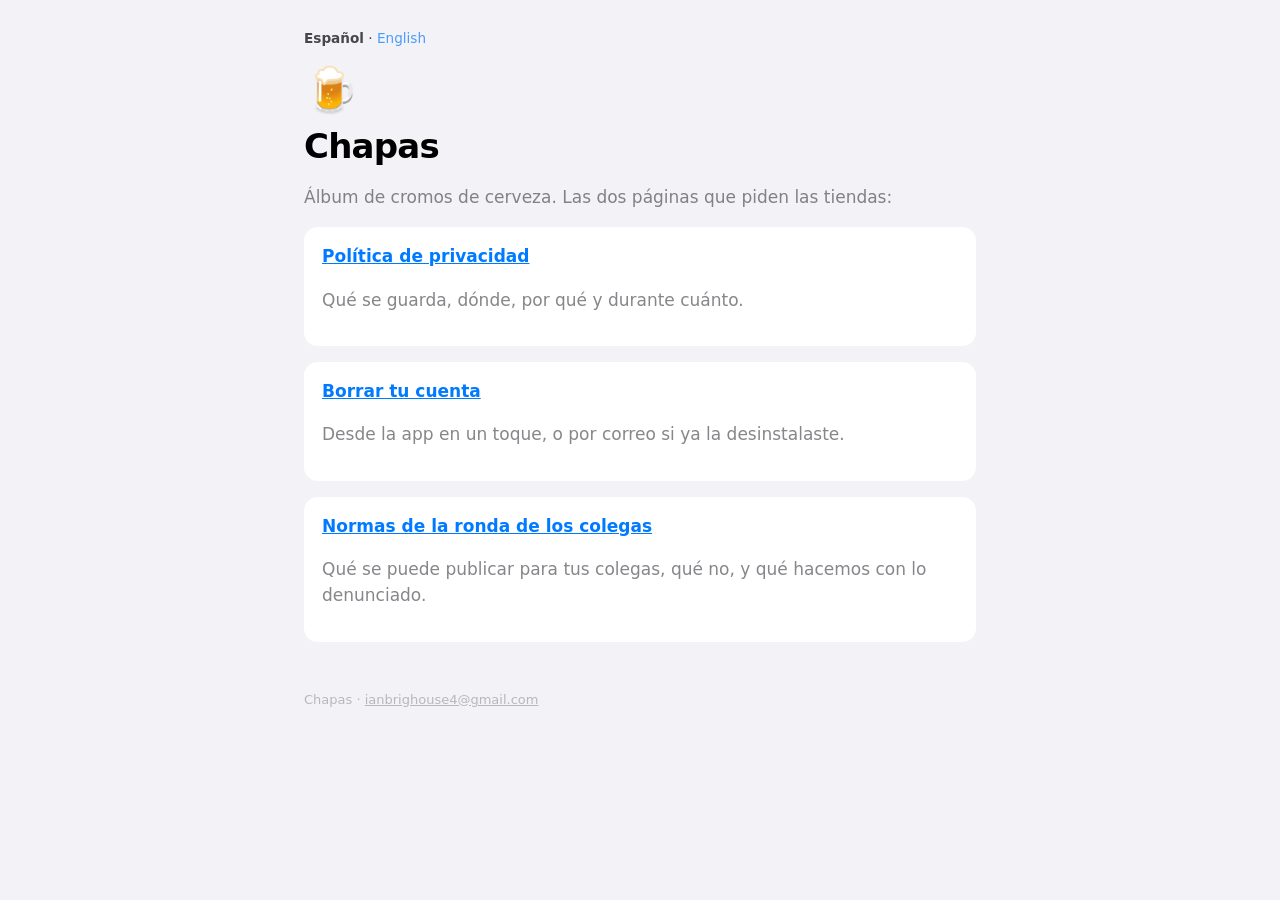
<file: index.html>
<!doctype html>
<html lang="es">
<head>
<meta charset="utf-8">
<meta name="viewport" content="width=device-width, initial-scale=1">
<title>Chapas · legal</title>
<link rel="stylesheet" href="estilo.css">
</head>
<body>
<main>
  <p class="idiomas"><b>Español</b> · <a href="en/index.html">English</a></p>
  <div class="chapa">🍺</div>
  <h1>Chapas</h1>
  <p class="flojo">Álbum de cromos de cerveza. Las dos páginas que piden las tiendas:</p>
  <div class="caja">
    <h3><a href="privacidad.html">Política de privacidad</a></h3>
    <p class="flojo">Qué se guarda, dónde, por qué y durante cuánto.</p>
  </div>
  <div class="caja">
    <h3><a href="borrar-cuenta.html">Borrar tu cuenta</a></h3>
    <p class="flojo">Desde la app en un toque, o por correo si ya la desinstalaste.</p>
  </div>
  <div class="caja">
    <h3><a href="normas.html">Normas de la ronda de los colegas</a></h3>
    <p class="flojo">Qué se puede publicar para tus colegas, qué no, y qué hacemos con lo denunciado.</p>
  </div>
  <footer>Chapas · <a href="mailto:ianbrighouse4@gmail.com">ianbrighouse4@gmail.com</a></footer>
</main>
</body>
</html>
</file>
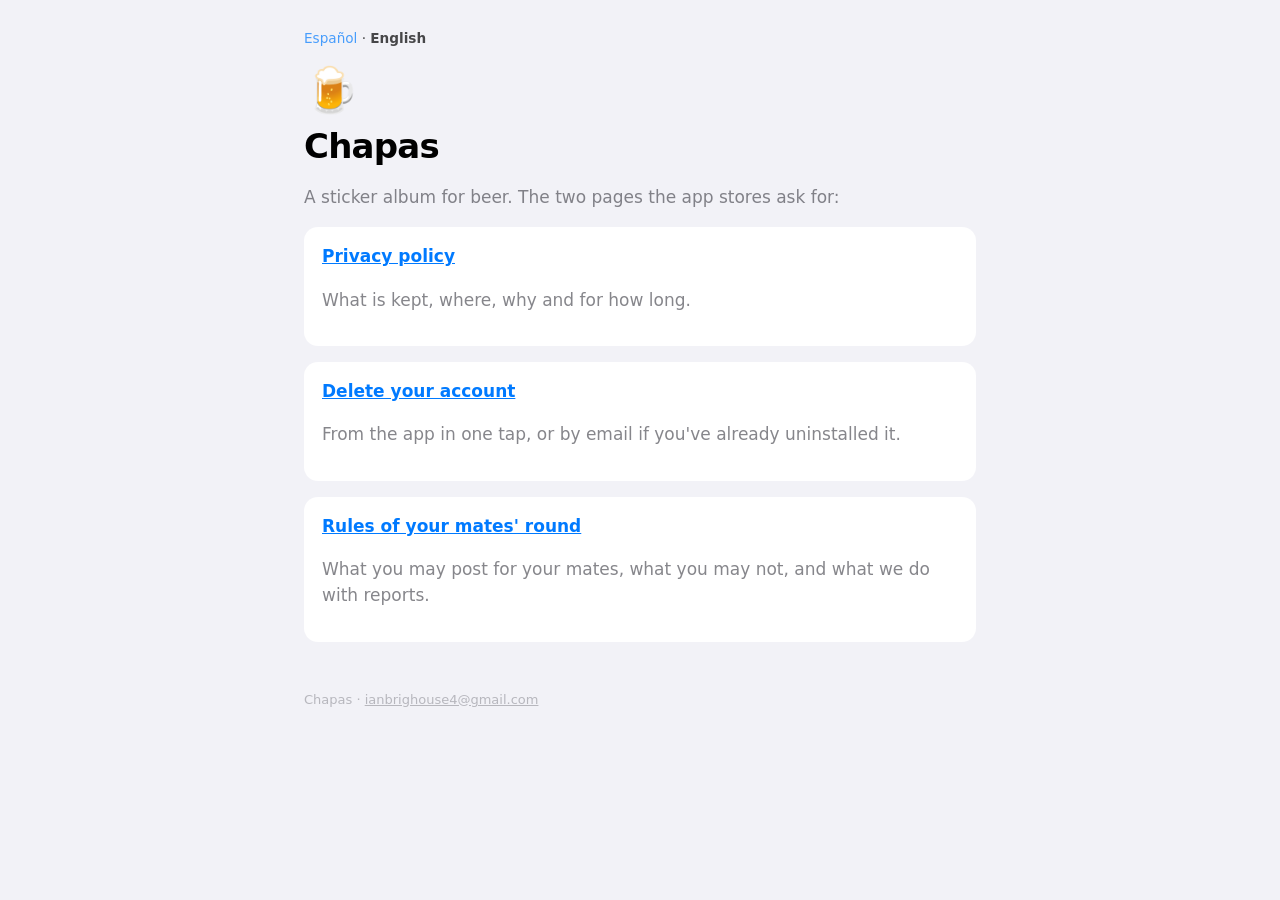
<file: en/index.html>
<!doctype html>
<html lang="en">
<head>
<meta charset="utf-8">
<meta name="viewport" content="width=device-width, initial-scale=1">
<title>Chapas · legal</title>
<link rel="stylesheet" href="../estilo.css">
</head>
<body>
<main>
  <p class="idiomas"><a href="../index.html">Español</a> · <b>English</b></p>
  <div class="chapa">🍺</div>
  <h1>Chapas</h1>
  <p class="flojo">A sticker album for beer. The two pages the app stores ask for:</p>
  <div class="caja">
    <h3><a href="privacy.html">Privacy policy</a></h3>
    <p class="flojo">What is kept, where, why and for how long.</p>
  </div>
  <div class="caja">
    <h3><a href="delete-account.html">Delete your account</a></h3>
    <p class="flojo">From the app in one tap, or by email if you've already uninstalled it.</p>
  </div>
  <div class="caja">
    <h3><a href="rules.html">Rules of your mates' round</a></h3>
    <p class="flojo">What you may post for your mates, what you may not, and what we do with reports.</p>
  </div>
  <footer>Chapas · <a href="mailto:ianbrighouse4@gmail.com">ianbrighouse4@gmail.com</a></footer>
</main>
</body>
</html>
</file>
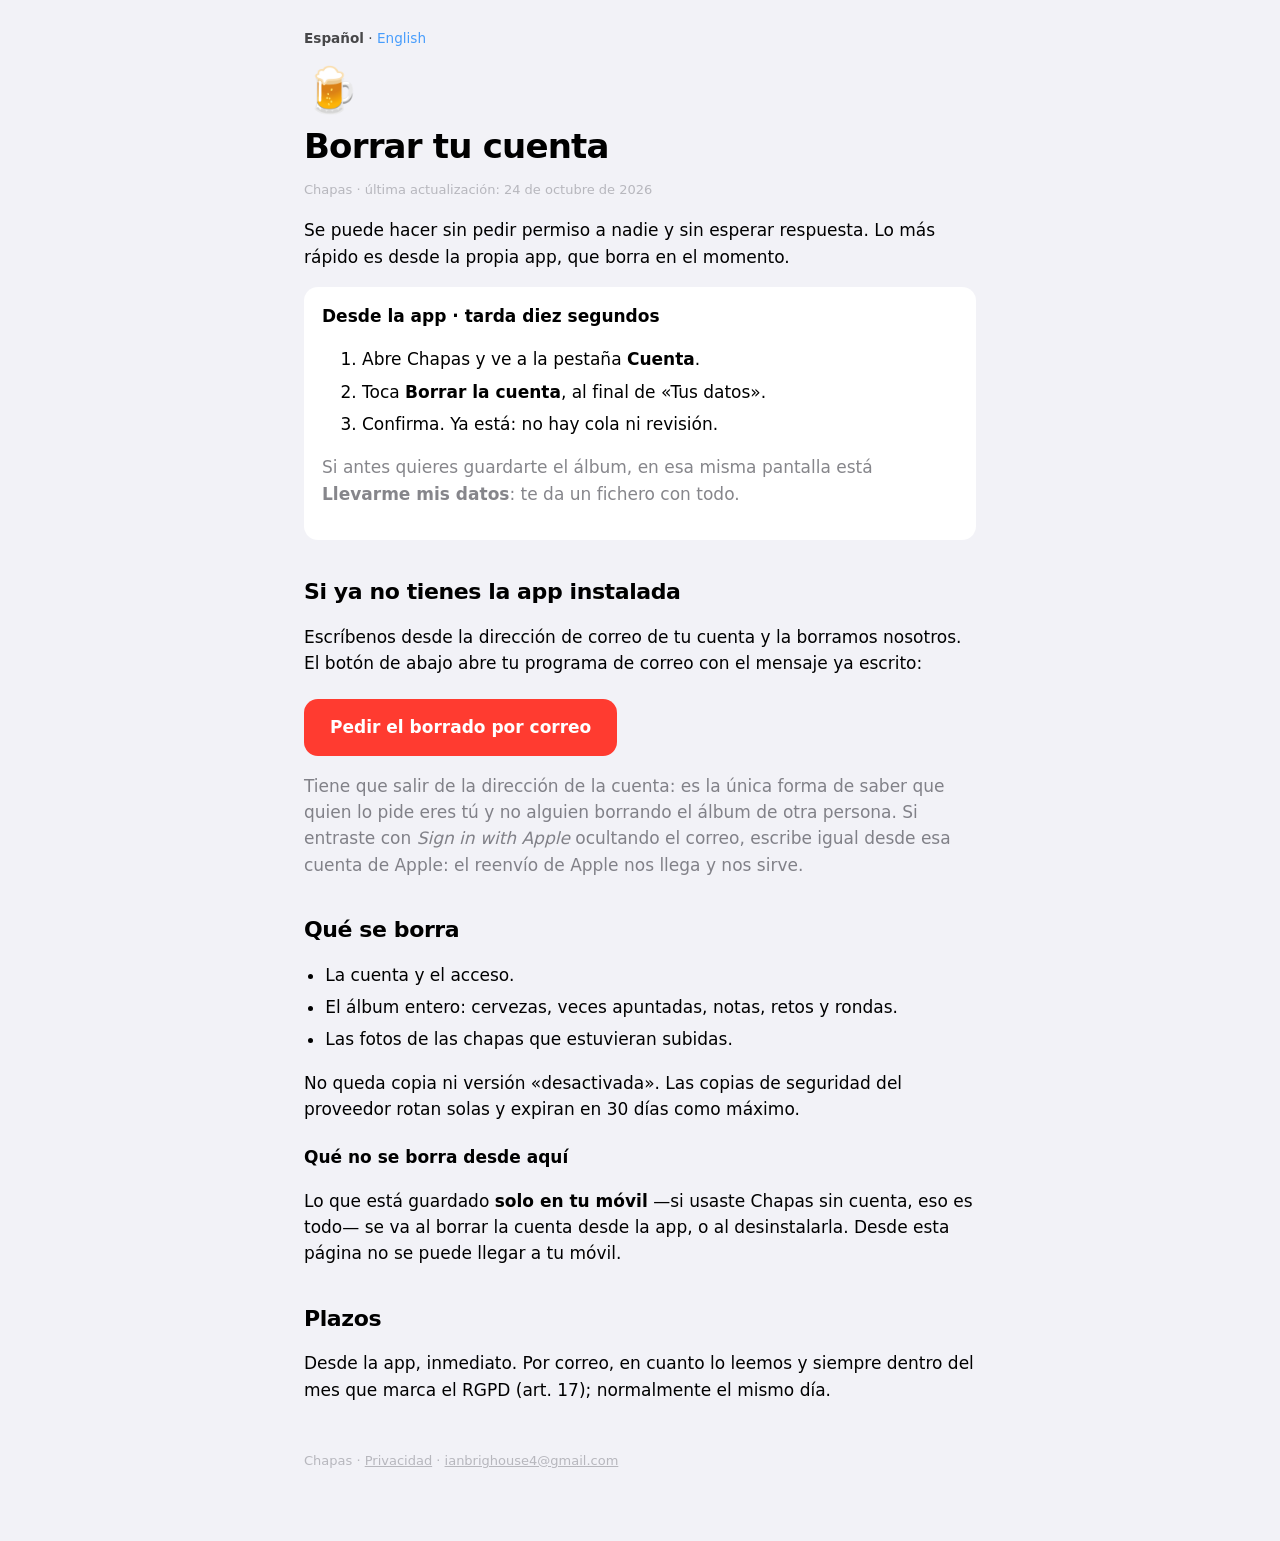
<file: borrar-cuenta.html>
<!doctype html>
<html lang="es">
<head>
<meta charset="utf-8">
<meta name="viewport" content="width=device-width, initial-scale=1">
<title>Borrar tu cuenta · Chapas</title>
<meta name="description" content="Cómo borrar tu cuenta de Chapas y todos tus datos, desde la app o desde aquí.">
<link rel="stylesheet" href="estilo.css">
</head>
<body>
<main>
  <p class="idiomas"><b>Español</b> · <a href="en/delete-account.html">English</a></p>
  <div class="chapa">🍺</div>
  <h1>Borrar tu cuenta</h1>
  <p class="fecha">Chapas · última actualización: 24 de octubre de 2026</p>

  <p>
    Se puede hacer sin pedir permiso a nadie y sin esperar respuesta. Lo más
    rápido es desde la propia app, que borra en el momento.
  </p>

  <div class="caja">
    <h3>Desde la app · tarda diez segundos</h3>
    <ol>
      <li>Abre Chapas y ve a la pestaña <b>Cuenta</b>.</li>
      <li>Toca <b>Borrar la cuenta</b>, al final de «Tus datos».</li>
      <li>Confirma. Ya está: no hay cola ni revisión.</li>
    </ol>
    <p class="flojo">
      Si antes quieres guardarte el álbum, en esa misma pantalla está
      <b>Llevarme mis datos</b>: te da un fichero con todo.
    </p>
  </div>

  <h2>Si ya no tienes la app instalada</h2>
  <p>
    Escríbenos desde la dirección de correo de tu cuenta y la borramos nosotros.
    El botón de abajo abre tu programa de correo con el mensaje ya escrito:
  </p>
  <p>
    <a class="boton rojo"
       href="mailto:ianbrighouse4@gmail.com?subject=Borrar%20mi%20cuenta%20de%20Chapas&amp;body=Hola%2C%0A%0AQuiero%20que%20borr%C3%A9is%20mi%20cuenta%20de%20Chapas%20y%20todos%20mis%20datos.%0A%0ACorreo%20de%20la%20cuenta%3A%20%28este%20mismo%29%0A%0AGracias.">
      Pedir el borrado por correo
    </a>
  </p>
  <p class="flojo">
    Tiene que salir de la dirección de la cuenta: es la única forma de saber que
    quien lo pide eres tú y no alguien borrando el álbum de otra persona. Si
    entraste con <i>Sign in with Apple</i> ocultando el correo, escribe igual
    desde esa cuenta de Apple: el reenvío de Apple nos llega y nos sirve.
  </p>

  <h2>Qué se borra</h2>
  <ul>
    <li>La cuenta y el acceso.</li>
    <li>El álbum entero: cervezas, veces apuntadas, notas, retos y rondas.</li>
    <li>Las fotos de las chapas que estuvieran subidas.</li>
  </ul>
  <p>
    No queda copia ni versión «desactivada». Las copias de seguridad del
    proveedor rotan solas y expiran en 30 días como máximo.
  </p>

  <h3>Qué no se borra desde aquí</h3>
  <p>
    Lo que está guardado <b>solo en tu móvil</b> —si usaste Chapas sin cuenta,
    eso es todo— se va al borrar la cuenta desde la app, o al desinstalarla.
    Desde esta página no se puede llegar a tu móvil.
  </p>

  <h2>Plazos</h2>
  <p>
    Desde la app, inmediato. Por correo, en cuanto lo leemos y siempre dentro
    del mes que marca el RGPD (art. 17); normalmente el mismo día.
  </p>

  <footer>
    Chapas · <a href="privacidad.html">Privacidad</a> ·
    <a href="mailto:ianbrighouse4@gmail.com">ianbrighouse4@gmail.com</a>
  </footer>
</main>
</body>
</html>
</file>
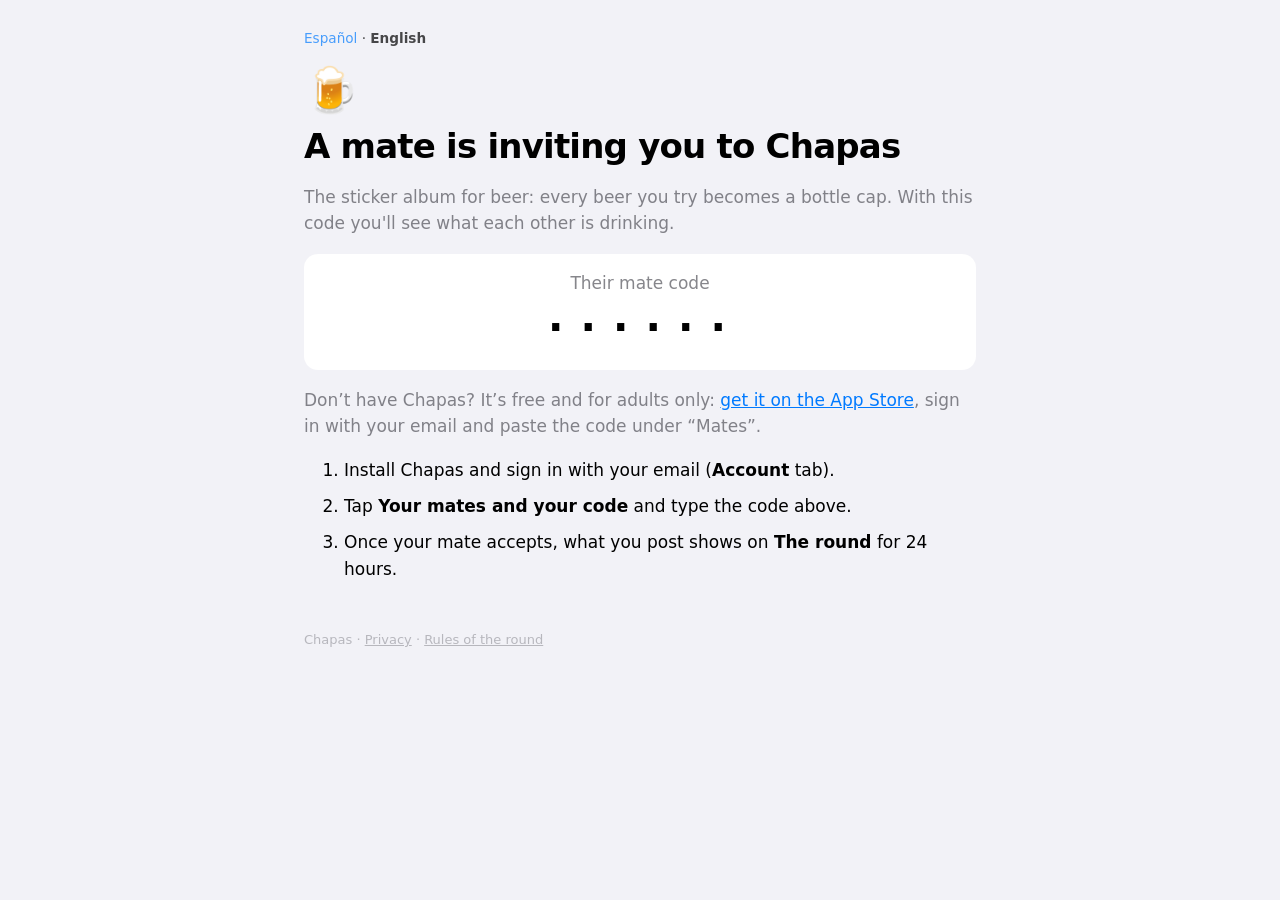
<file: colega.html>
<!doctype html>
<html lang="es">
<head>
<meta charset="utf-8">
<meta name="viewport" content="width=device-width, initial-scale=1">
<title>Añádeme en Chapas</title>
<meta name="description" content="Un colega te invita a Chapas, el álbum de cromos de la cerveza. Con su código veréis qué os estáis tomando.">
<link rel="stylesheet" href="estilo.css">
<style>
  .codigo { font: 700 44px/1 ui-monospace, "SF Mono", Menlo, monospace; letter-spacing: 6px; margin: 10px 0 4px; }
  .pasos li { margin: 10px 0; }
</style>
</head>
<body>
<main>
  <p class="idiomas" id="idiomas"><b>Español</b> · <a href="#" id="en">English</a></p>
  <div class="chapa">🍺</div>
  <h1 id="titulo">Un colega te invita a Chapas</h1>
  <p class="flojo" id="sub">El álbum de cromos de la cerveza: cada birra que pruebas es una chapa. Con este código veréis qué os estáis tomando.</p>

  <div class="caja" style="text-align:center">
    <p class="flojo" id="etiqueta" style="margin:0">Su código de colega</p>
    <div class="codigo" id="codigo">······</div>
  </div>

  <p><a class="boton" id="abrir" href="#">Abrir en Chapas</a></p>
  <p class="flojo" id="sinapp">¿No tienes Chapas? Es gratis y solo para mayores de edad:
    <a href="https://apps.apple.com/app/id6826702573">descárgala en el App Store</a>, entra con tu correo y pega el código en «Colegas».</p>

  <ol class="pasos" id="pasos">
    <li>Instala Chapas y entra con tu correo (pestaña <b>Cuenta</b>).</li>
    <li>Toca <b>Tus colegas y tu código</b> y escribe el código de arriba.</li>
    <li>Cuando tu colega acepte, lo que publiquéis se ve en <b>La ronda</b> durante 24 horas.</li>
  </ol>

  <footer>
    Chapas · <a href="privacidad.html" id="fpriv">Privacidad</a> · <a href="normas.html" id="fnorm">Normas de la ronda</a>
  </footer>
</main>
<script>
  // Solo lee el código de la URL y lo pinta; no llama a ningún servidor.
  var c = (new URLSearchParams(location.search).get("c") || "").toUpperCase().replace(/[^A-Z0-9]/g, "").slice(0, 6);
  if (c) {
    document.getElementById("codigo").textContent = c;
    document.getElementById("abrir").href = "chapas://colega/" + c;
    // En un iPhone con Chapas instalada, intentar abrirla directamente; si
    // no está, Safari no hace nada y la página sigue ahí con el código.
    if (/iPhone|iPad/.test(navigator.platform + navigator.appVersion)) {
      setTimeout(function () { location.href = "chapas://colega/" + c; }, 400);
    }
  } else {
    document.getElementById("abrir").style.display = "none";
  }
  var EN = {
    titulo: "A mate is inviting you to Chapas",
    sub: "The sticker album for beer: every beer you try becomes a bottle cap. With this code you'll see what each other is drinking.",
    etiqueta: "Their mate code", abrir: "Open in Chapas",
    sinapp: 'Don’t have Chapas? It’s free and for adults only: <a href="https://apps.apple.com/gb/app/id6826702573">get it on the App Store</a>, sign in with your email and paste the code under “Mates”.',
    pasos: "<li>Install Chapas and sign in with your email (<b>Account</b> tab).</li><li>Tap <b>Your mates and your code</b> and type the code above.</li><li>Once your mate accepts, what you post shows on <b>The round</b> for 24 hours.</li>",
    fpriv: "Privacy", fnorm: "Rules of the round"
  };
  function ingles() {
    document.documentElement.lang = "en";
    for (var k in EN) { var el = document.getElementById(k); if (!el) continue; if (k === "sinapp" || k === "pasos") el.innerHTML = EN[k]; else el.textContent = EN[k]; }
    document.getElementById("fpriv").href = "en/privacy.html";
    document.getElementById("fnorm").href = "en/rules.html";
    document.getElementById("idiomas").innerHTML = '<a href="?c=' + c + '">Español</a> · <b>English</b>';
  }
  document.getElementById("en").addEventListener("click", function (e) { e.preventDefault(); ingles(); });
  if (/^en\b/i.test(navigator.language || "") && !/[?&]es\b/.test(location.search)) ingles();
</script>
</body>
</html>
</file>
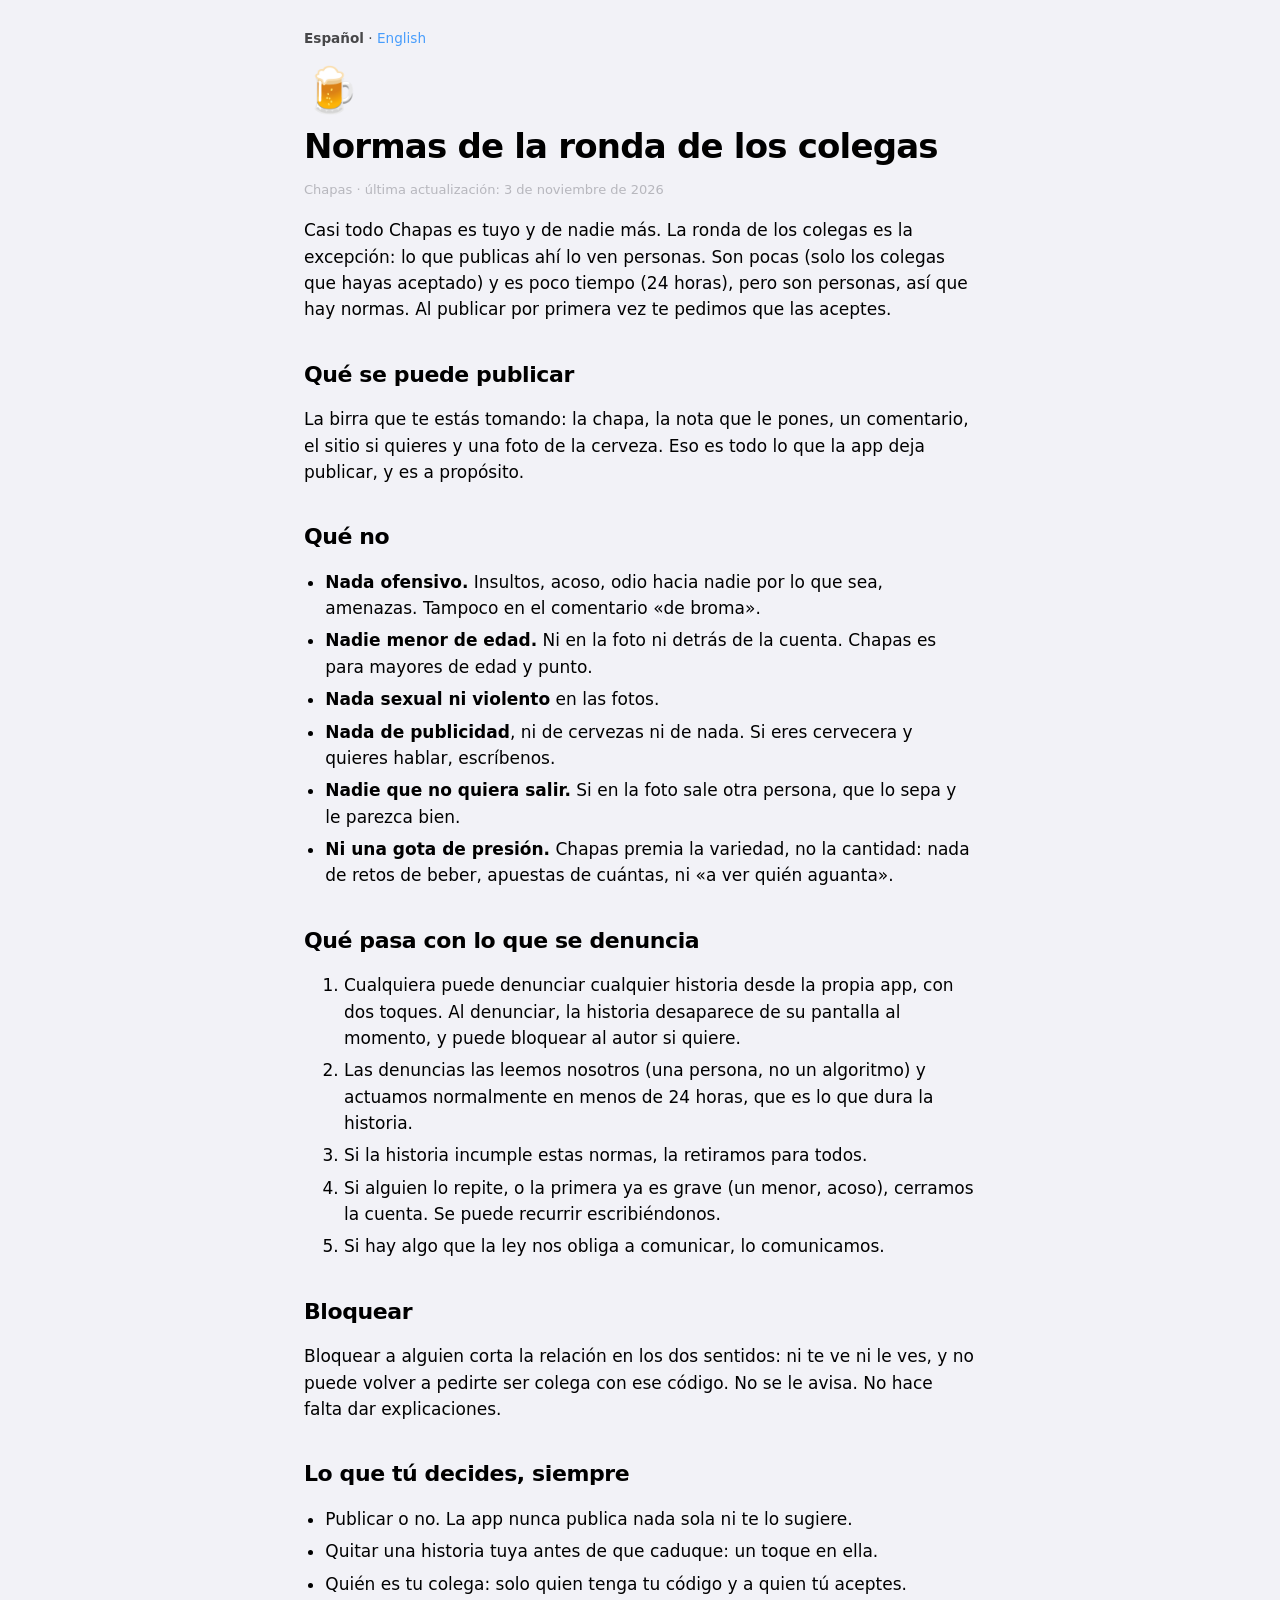
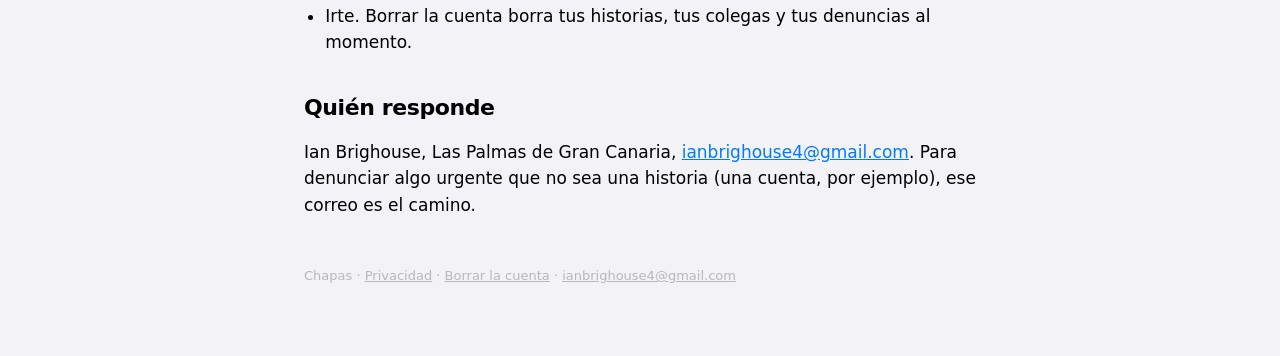
<file: normas.html>
<!doctype html>
<html lang="es">
<head>
<meta charset="utf-8">
<meta name="viewport" content="width=device-width, initial-scale=1">
<title>Normas de la ronda · Chapas</title>
<meta name="description" content="Qué se puede publicar en la ronda de los colegas de Chapas, qué no, y qué pasa con lo que se denuncia.">
<link rel="stylesheet" href="estilo.css">
</head>
<body>
<main>
  <p class="idiomas"><b>Español</b> · <a href="en/rules.html">English</a></p>
  <div class="chapa">🍺</div>
  <h1>Normas de la ronda de los colegas</h1>
  <p class="fecha">Chapas · última actualización: 3 de noviembre de 2026</p>

  <p>
    Casi todo Chapas es tuyo y de nadie más. La ronda de los colegas es la
    excepción: lo que publicas ahí lo ven personas. Son pocas (solo los colegas
    que hayas aceptado) y es poco tiempo (24 horas), pero son personas, así que
    hay normas. Al publicar por primera vez te pedimos que las aceptes.
  </p>

  <h2>Qué se puede publicar</h2>
  <p>
    La birra que te estás tomando: la chapa, la nota que le pones, un
    comentario, el sitio si quieres y una foto de la cerveza. Eso es todo lo
    que la app deja publicar, y es a propósito.
  </p>

  <h2>Qué no</h2>
  <ul>
    <li><b>Nada ofensivo.</b> Insultos, acoso, odio hacia nadie por lo que sea, amenazas. Tampoco en el comentario «de broma».</li>
    <li><b>Nadie menor de edad.</b> Ni en la foto ni detrás de la cuenta. Chapas es para mayores de edad y punto.</li>
    <li><b>Nada sexual ni violento</b> en las fotos.</li>
    <li><b>Nada de publicidad</b>, ni de cervezas ni de nada. Si eres cervecera y quieres hablar, escríbenos.</li>
    <li><b>Nadie que no quiera salir.</b> Si en la foto sale otra persona, que lo sepa y le parezca bien.</li>
    <li><b>Ni una gota de presión.</b> Chapas premia la variedad, no la cantidad: nada de retos de beber, apuestas de cuántas, ni «a ver quién aguanta».</li>
  </ul>

  <h2>Qué pasa con lo que se denuncia</h2>
  <ol>
    <li>Cualquiera puede denunciar cualquier historia desde la propia app, con dos toques. Al denunciar, la historia desaparece de su pantalla al momento, y puede bloquear al autor si quiere.</li>
    <li>Las denuncias las leemos nosotros (una persona, no un algoritmo) y actuamos normalmente en menos de 24 horas, que es lo que dura la historia.</li>
    <li>Si la historia incumple estas normas, la retiramos para todos.</li>
    <li>Si alguien lo repite, o la primera ya es grave (un menor, acoso), cerramos la cuenta. Se puede recurrir escribiéndonos.</li>
    <li>Si hay algo que la ley nos obliga a comunicar, lo comunicamos.</li>
  </ol>

  <h2>Bloquear</h2>
  <p>
    Bloquear a alguien corta la relación en los dos sentidos: ni te ve ni le
    ves, y no puede volver a pedirte ser colega con ese código. No se le avisa.
    No hace falta dar explicaciones.
  </p>

  <h2>Lo que tú decides, siempre</h2>
  <ul>
    <li>Publicar o no. La app nunca publica nada sola ni te lo sugiere.</li>
    <li>Quitar una historia tuya antes de que caduque: un toque en ella.</li>
    <li>Quién es tu colega: solo quien tenga tu código y a quien tú aceptes.</li>
    <li>Irte. Borrar la cuenta borra tus historias, tus colegas y tus denuncias al momento.</li>
  </ul>

  <h2>Quién responde</h2>
  <p>
    Ian Brighouse, Las Palmas de Gran Canaria, <a href="mailto:ianbrighouse4@gmail.com">ianbrighouse4@gmail.com</a>.
    Para denunciar algo urgente que no sea una historia (una cuenta, por
    ejemplo), ese correo es el camino.
  </p>

  <footer>
    Chapas · <a href="privacidad.html">Privacidad</a> ·
    <a href="borrar-cuenta.html">Borrar la cuenta</a> ·
    <a href="mailto:ianbrighouse4@gmail.com">ianbrighouse4@gmail.com</a>
  </footer>
</main>
</body>
</html>
</file>
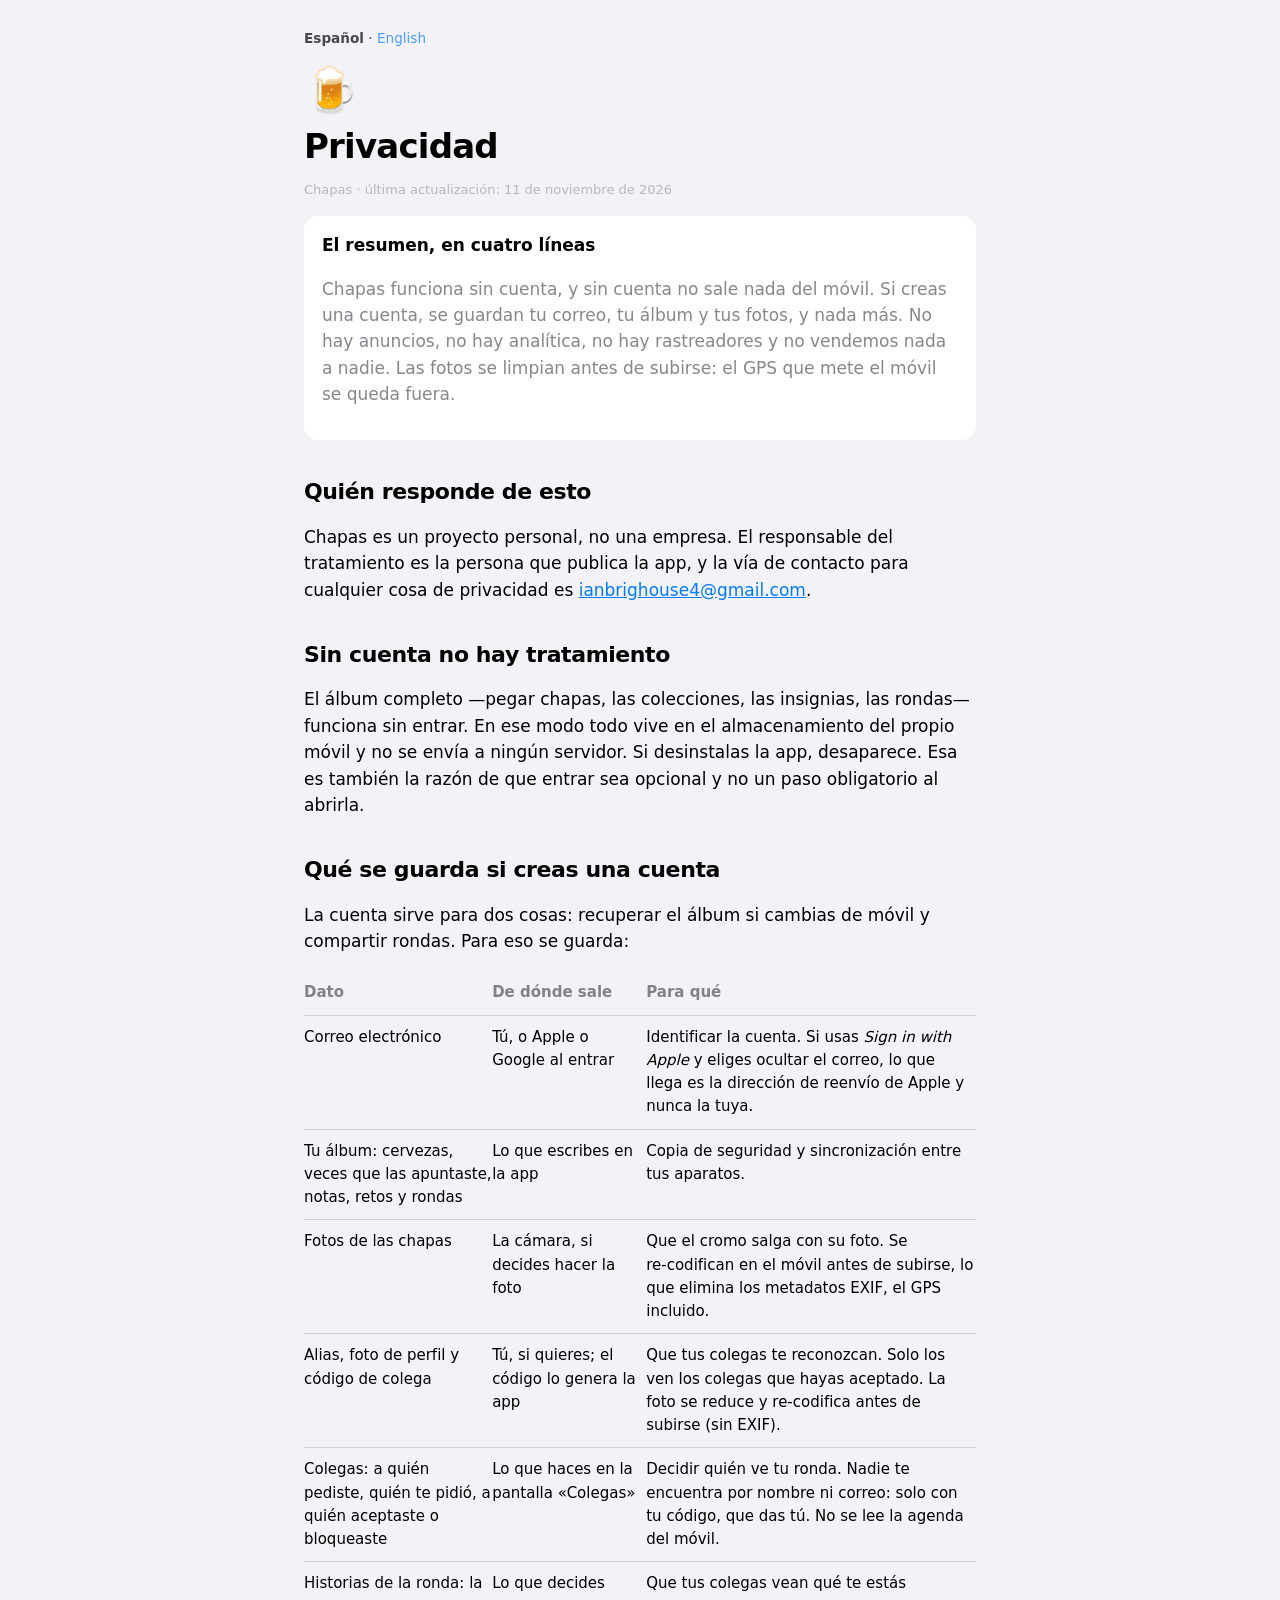
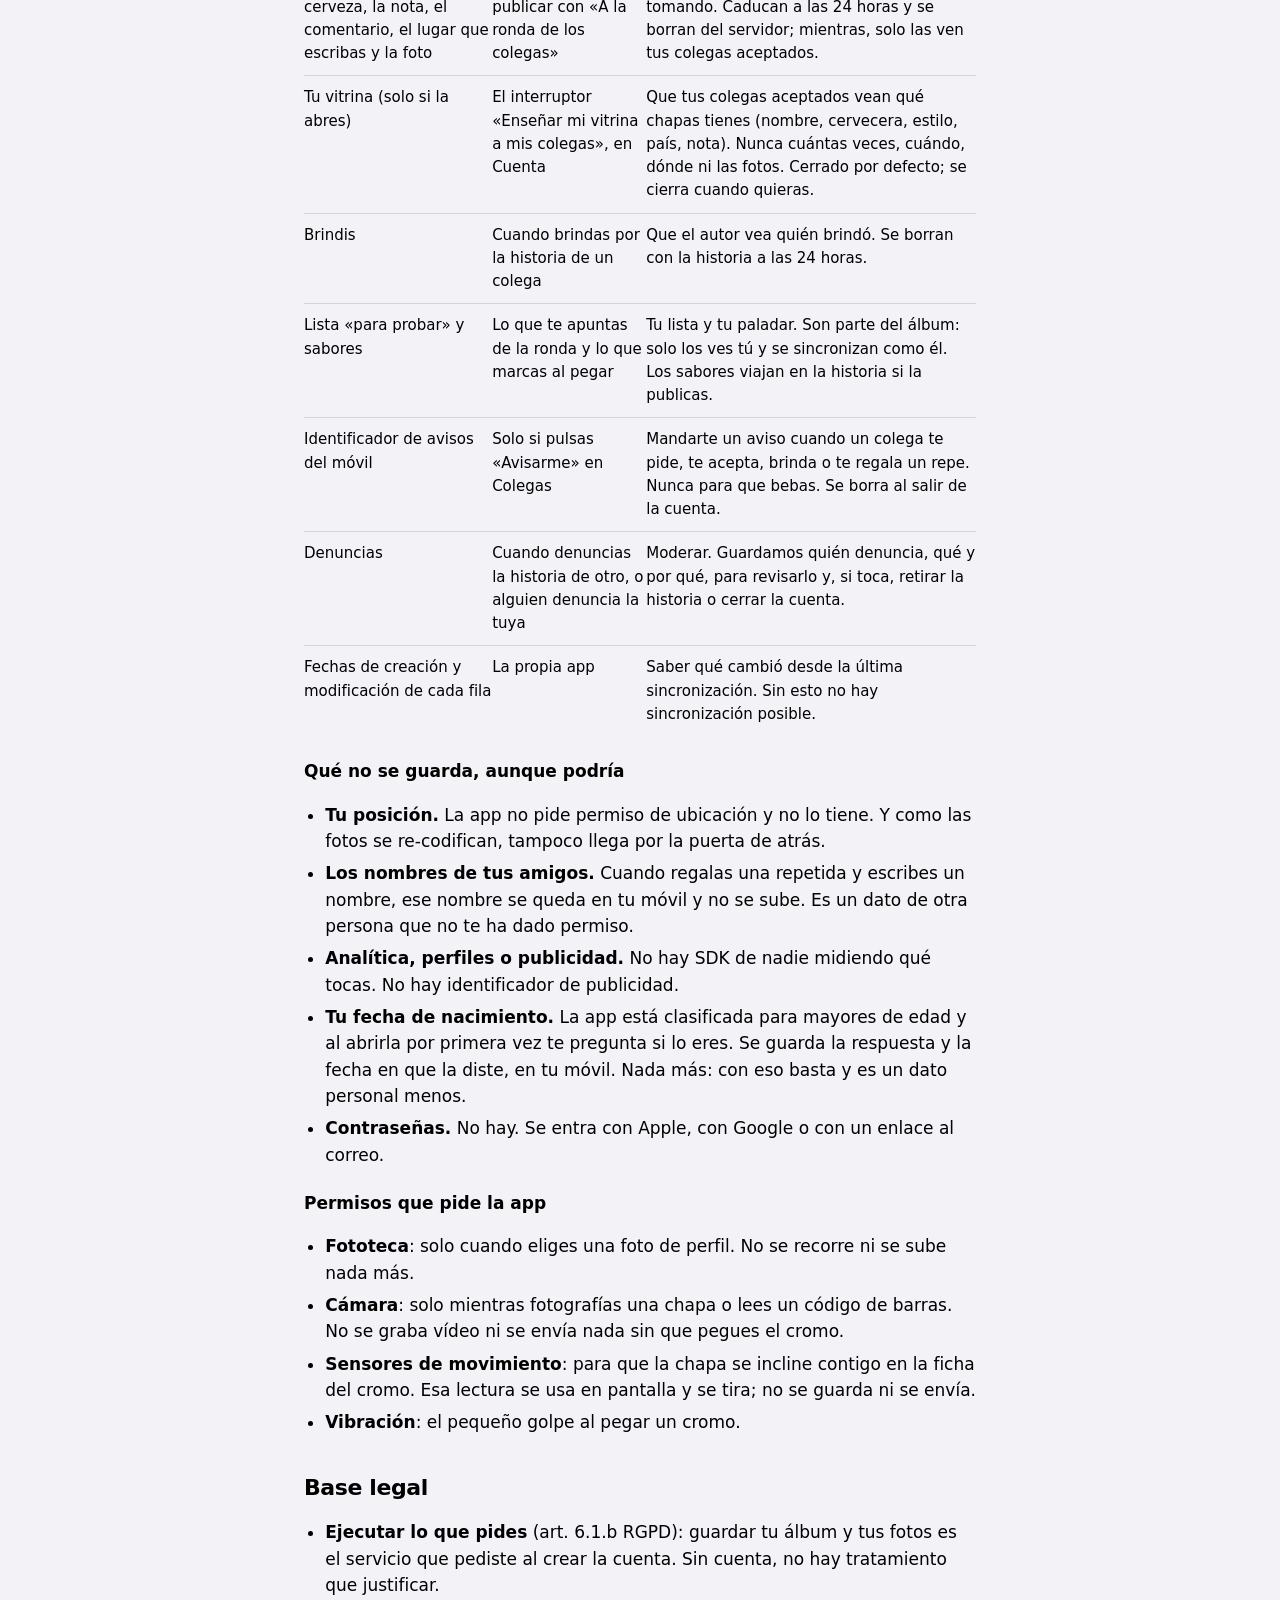
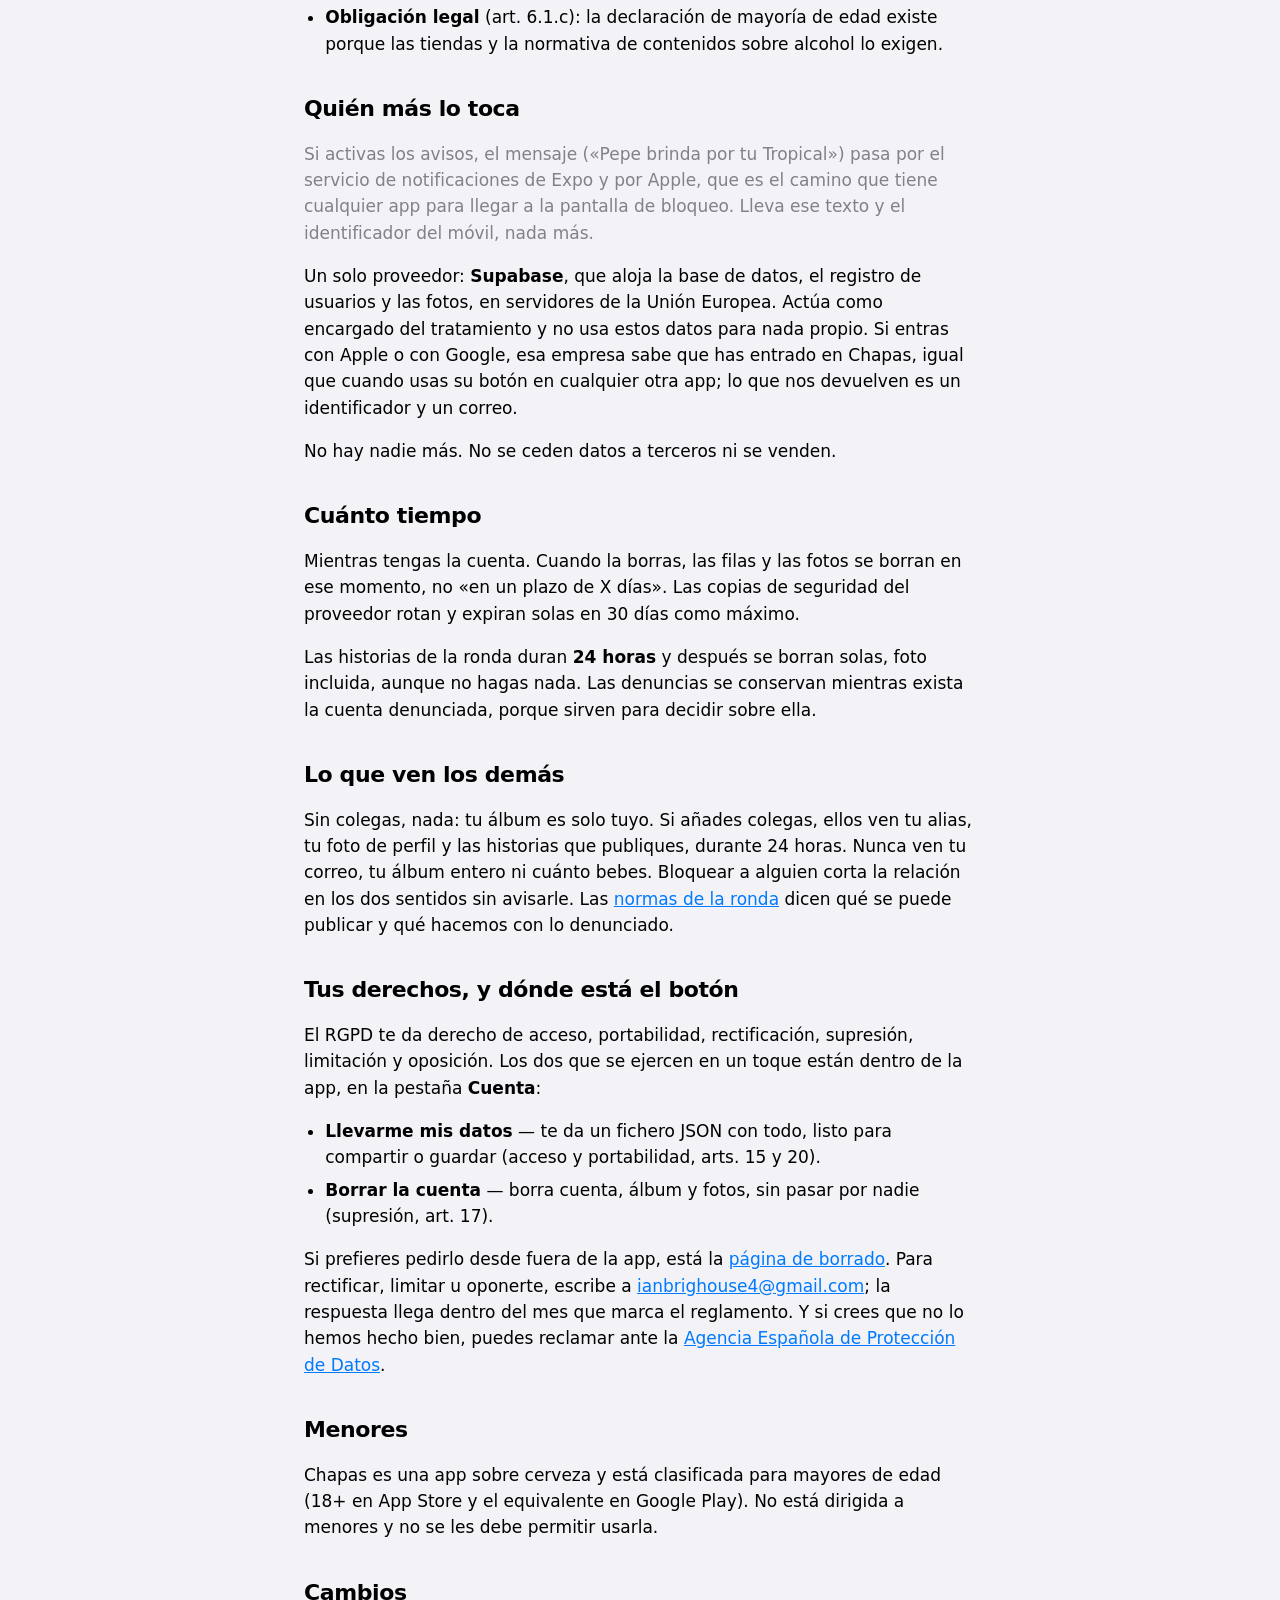
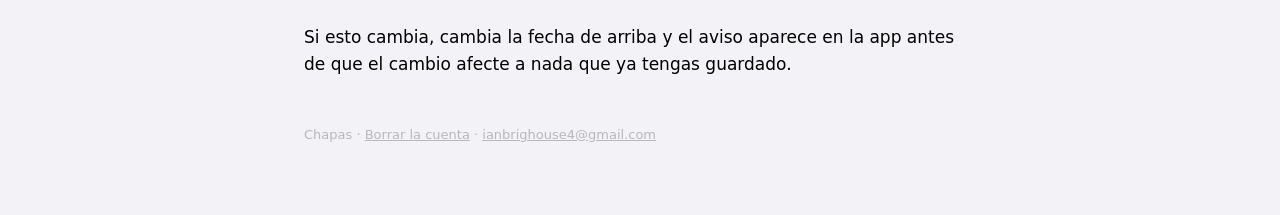
<file: privacidad.html>
<!doctype html>
<html lang="es">
<head>
<meta charset="utf-8">
<meta name="viewport" content="width=device-width, initial-scale=1">
<title>Privacidad · Chapas</title>
<meta name="description" content="Qué guarda Chapas, dónde, por qué y cómo borrarlo.">
<link rel="stylesheet" href="estilo.css">
</head>
<body>
<main>
  <p class="idiomas"><b>Español</b> · <a href="en/privacy.html">English</a></p>
  <div class="chapa">🍺</div>
  <h1>Privacidad</h1>
  <p class="fecha">Chapas · última actualización: 11 de noviembre de 2026</p>

  <div class="caja">
    <h3>El resumen, en cuatro líneas</h3>
    <p class="flojo">
      Chapas funciona sin cuenta, y sin cuenta no sale nada del móvil. Si creas
      una cuenta, se guardan tu correo, tu álbum y tus fotos, y nada más. No hay
      anuncios, no hay analítica, no hay rastreadores y no vendemos nada a nadie.
      Las fotos se limpian antes de subirse: el GPS que mete el móvil se queda fuera.
    </p>
  </div>

  <h2>Quién responde de esto</h2>
  <p>
    Chapas es un proyecto personal, no una empresa. El responsable del
    tratamiento es la persona que publica la app, y la vía de contacto para
    cualquier cosa de privacidad es
    <a href="mailto:ianbrighouse4@gmail.com">ianbrighouse4@gmail.com</a>.
  </p>

  <h2>Sin cuenta no hay tratamiento</h2>
  <p>
    El álbum completo —pegar chapas, las colecciones, las insignias, las
    rondas— funciona sin entrar. En ese modo todo vive en el almacenamiento
    del propio móvil y no se envía a ningún servidor. Si desinstalas la app,
    desaparece. Esa es también la razón de que entrar sea opcional y no un paso
    obligatorio al abrirla.
  </p>

  <h2>Qué se guarda si creas una cuenta</h2>
  <p>La cuenta sirve para dos cosas: recuperar el álbum si cambias de móvil y compartir rondas. Para eso se guarda:</p>
  <table>
    <thead><tr><th>Dato</th><th>De dónde sale</th><th>Para qué</th></tr></thead><tbody>
    <tr>
      <td>Correo electrónico</td>
      <td data-de="De dónde sale">Tú, o Apple o Google al entrar</td>
      <td data-de="Para qué">Identificar la cuenta. Si usas <i>Sign in with Apple</i> y eliges ocultar el correo, lo que llega es la dirección de reenvío de Apple y nunca la tuya.</td>
    </tr>
    <tr>
      <td>Tu álbum: cervezas, veces que las apuntaste, notas, retos y rondas</td>
      <td data-de="De dónde sale">Lo que escribes en la app</td>
      <td data-de="Para qué">Copia de seguridad y sincronización entre tus aparatos.</td>
    </tr>
    <tr>
      <td>Fotos de las chapas</td>
      <td data-de="De dónde sale">La cámara, si decides hacer la foto</td>
      <td data-de="Para qué">Que el cromo salga con su foto. Se re&#8209;codifican en el móvil antes de subirse, lo que elimina los metadatos EXIF, el GPS incluido.</td>
    </tr>
    <tr>
      <td>Alias, foto de perfil y código de colega</td>
      <td data-de="De dónde sale">Tú, si quieres; el código lo genera la app</td>
      <td data-de="Para qué">Que tus colegas te reconozcan. Solo los ven los colegas que hayas aceptado. La foto se reduce y re&#8209;codifica antes de subirse (sin EXIF).</td>
    </tr>
    <tr>
      <td>Colegas: a quién pediste, quién te pidió, a quién aceptaste o bloqueaste</td>
      <td data-de="De dónde sale">Lo que haces en la pantalla «Colegas»</td>
      <td data-de="Para qué">Decidir quién ve tu ronda. Nadie te encuentra por nombre ni correo: solo con tu código, que das tú. No se lee la agenda del móvil.</td>
    </tr>
    <tr>
      <td>Historias de la ronda: la cerveza, la nota, el comentario, el lugar que escribas y la foto</td>
      <td data-de="De dónde sale">Lo que decides publicar con «A la ronda de los colegas»</td>
      <td data-de="Para qué">Que tus colegas vean qué te estás tomando. Caducan a las 24 horas y se borran del servidor; mientras, solo las ven tus colegas aceptados.</td>
    </tr>
    <tr>
      <td>Tu vitrina (solo si la abres)</td>
      <td data-de="De dónde sale">El interruptor «Enseñar mi vitrina a mis colegas», en Cuenta</td>
      <td data-de="Para qué">Que tus colegas aceptados vean qué chapas tienes (nombre, cervecera, estilo, país, nota). Nunca cuántas veces, cuándo, dónde ni las fotos. Cerrado por defecto; se cierra cuando quieras.</td>
    </tr>
    <tr>
      <td>Brindis</td>
      <td data-de="De dónde sale">Cuando brindas por la historia de un colega</td>
      <td data-de="Para qué">Que el autor vea quién brindó. Se borran con la historia a las 24 horas.</td>
    </tr>
    <tr>
      <td>Lista «para probar» y sabores</td>
      <td data-de="De dónde sale">Lo que te apuntas de la ronda y lo que marcas al pegar</td>
      <td data-de="Para qué">Tu lista y tu paladar. Son parte del álbum: solo los ves tú y se sincronizan como él. Los sabores viajan en la historia si la publicas.</td>
    </tr>
    <tr>
      <td>Identificador de avisos del móvil</td>
      <td data-de="De dónde sale">Solo si pulsas «Avisarme» en Colegas</td>
      <td data-de="Para qué">Mandarte un aviso cuando un colega te pide, te acepta, brinda o te regala un repe. Nunca para que bebas. Se borra al salir de la cuenta.</td>
    </tr>
    <tr>
      <td>Denuncias</td>
      <td data-de="De dónde sale">Cuando denuncias la historia de otro, o alguien denuncia la tuya</td>
      <td data-de="Para qué">Moderar. Guardamos quién denuncia, qué y por qué, para revisarlo y, si toca, retirar la historia o cerrar la cuenta.</td>
    </tr>
    <tr>
      <td>Fechas de creación y modificación de cada fila</td>
      <td data-de="De dónde sale">La propia app</td>
      <td data-de="Para qué">Saber qué cambió desde la última sincronización. Sin esto no hay sincronización posible.</td>
    </tr>
  </tbody></table>

  <h3>Qué no se guarda, aunque podría</h3>
  <ul>
    <li><b>Tu posición.</b> La app no pide permiso de ubicación y no lo tiene. Y como las fotos se re&#8209;codifican, tampoco llega por la puerta de atrás.</li>
    <li><b>Los nombres de tus amigos.</b> Cuando regalas una repetida y escribes un nombre, ese nombre se queda en tu móvil y no se sube. Es un dato de otra persona que no te ha dado permiso.</li>
    <li><b>Analítica, perfiles o publicidad.</b> No hay SDK de nadie midiendo qué tocas. No hay identificador de publicidad.</li>
    <li><b>Tu fecha de nacimiento.</b> La app está clasificada para mayores de edad y al abrirla por primera vez te pregunta si lo eres. Se guarda la respuesta y la fecha en que la diste, en tu móvil. Nada más: con eso basta y es un dato personal menos.</li>
    <li><b>Contraseñas.</b> No hay. Se entra con Apple, con Google o con un enlace al correo.</li>
  </ul>

  <h3>Permisos que pide la app</h3>
  <ul>
    <li><b>Fototeca</b>: solo cuando eliges una foto de perfil. No se recorre ni se sube nada más.</li>
    <li><b>Cámara</b>: solo mientras fotografías una chapa o lees un código de barras. No se graba vídeo ni se envía nada sin que pegues el cromo.</li>
    <li><b>Sensores de movimiento</b>: para que la chapa se incline contigo en la ficha del cromo. Esa lectura se usa en pantalla y se tira; no se guarda ni se envía.</li>
    <li><b>Vibración</b>: el pequeño golpe al pegar un cromo.</li>
  </ul>

  <h2>Base legal</h2>
  <ul>
    <li><b>Ejecutar lo que pides</b> (art. 6.1.b RGPD): guardar tu álbum y tus fotos es el servicio que pediste al crear la cuenta. Sin cuenta, no hay tratamiento que justificar.</li>
    <li><b>Obligación legal</b> (art. 6.1.c): la declaración de mayoría de edad existe porque las tiendas y la normativa de contenidos sobre alcohol lo exigen.</li>
  </ul>

  <h2>Quién más lo toca</h2>
  <p class="flojo">Si activas los avisos, el mensaje («Pepe brinda por tu Tropical») pasa por el servicio de notificaciones de Expo y por Apple, que es el camino que tiene cualquier app para llegar a la pantalla de bloqueo. Lleva ese texto y el identificador del móvil, nada más.</p>
  <p>
    Un solo proveedor: <b>Supabase</b>, que aloja la base de datos, el registro
    de usuarios y las fotos, en servidores de la Unión Europea. Actúa como
    encargado del tratamiento y no usa estos datos para nada propio. Si entras
    con Apple o con Google, esa empresa sabe que has entrado en Chapas, igual
    que cuando usas su botón en cualquier otra app; lo que nos devuelven es un
    identificador y un correo.
  </p>
  <p>No hay nadie más. No se ceden datos a terceros ni se venden.</p>

  <h2>Cuánto tiempo</h2>
  <p>
    Mientras tengas la cuenta. Cuando la borras, las filas y las fotos se
    borran en ese momento, no «en un plazo de X días». Las copias de seguridad
    del proveedor rotan y expiran solas en 30 días como máximo.
  </p>
  <p>
    Las historias de la ronda duran <b>24 horas</b> y después se borran solas,
    foto incluida, aunque no hagas nada. Las denuncias se conservan mientras
    exista la cuenta denunciada, porque sirven para decidir sobre ella.
  </p>

  <h2>Lo que ven los demás</h2>
  <p>
    Sin colegas, nada: tu álbum es solo tuyo. Si añades colegas, ellos ven tu
    alias, tu foto de perfil y las historias que publiques, durante 24 horas.
    Nunca ven tu correo, tu álbum entero ni cuánto bebes. Bloquear a alguien
    corta la relación en los dos sentidos sin avisarle. Las <a href="normas.html">normas
    de la ronda</a> dicen qué se puede publicar y qué hacemos con lo denunciado.
  </p>

  <h2>Tus derechos, y dónde está el botón</h2>
  <p>
    El RGPD te da derecho de acceso, portabilidad, rectificación, supresión,
    limitación y oposición. Los dos que se ejercen en un toque están dentro de
    la app, en la pestaña <b>Cuenta</b>:
  </p>
  <ul>
    <li><b>Llevarme mis datos</b> — te da un fichero JSON con todo, listo para compartir o guardar (acceso y portabilidad, arts. 15 y 20).</li>
    <li><b>Borrar la cuenta</b> — borra cuenta, álbum y fotos, sin pasar por nadie (supresión, art. 17).</li>
  </ul>
  <p>
    Si prefieres pedirlo desde fuera de la app, está la
    <a href="borrar-cuenta.html">página de borrado</a>. Para rectificar,
    limitar u oponerte, escribe a
    <a href="mailto:ianbrighouse4@gmail.com">ianbrighouse4@gmail.com</a>; la respuesta llega
    dentro del mes que marca el reglamento. Y si crees que no lo hemos hecho
    bien, puedes reclamar ante la
    <a href="https://www.aepd.es" rel="noreferrer">Agencia Española de Protección de Datos</a>.
  </p>

  <h2>Menores</h2>
  <p>
    Chapas es una app sobre cerveza y está clasificada para mayores de edad
    (18+ en App Store y el equivalente en Google Play). No está dirigida a
    menores y no se les debe permitir usarla.
  </p>

  <h2>Cambios</h2>
  <p>
    Si esto cambia, cambia la fecha de arriba y el aviso aparece en la app antes
    de que el cambio afecte a nada que ya tengas guardado.
  </p>

  <footer>
    Chapas · <a href="borrar-cuenta.html">Borrar la cuenta</a> ·
    <a href="mailto:ianbrighouse4@gmail.com">ianbrighouse4@gmail.com</a>
  </footer>
</main>
</body>
</html>
</file>
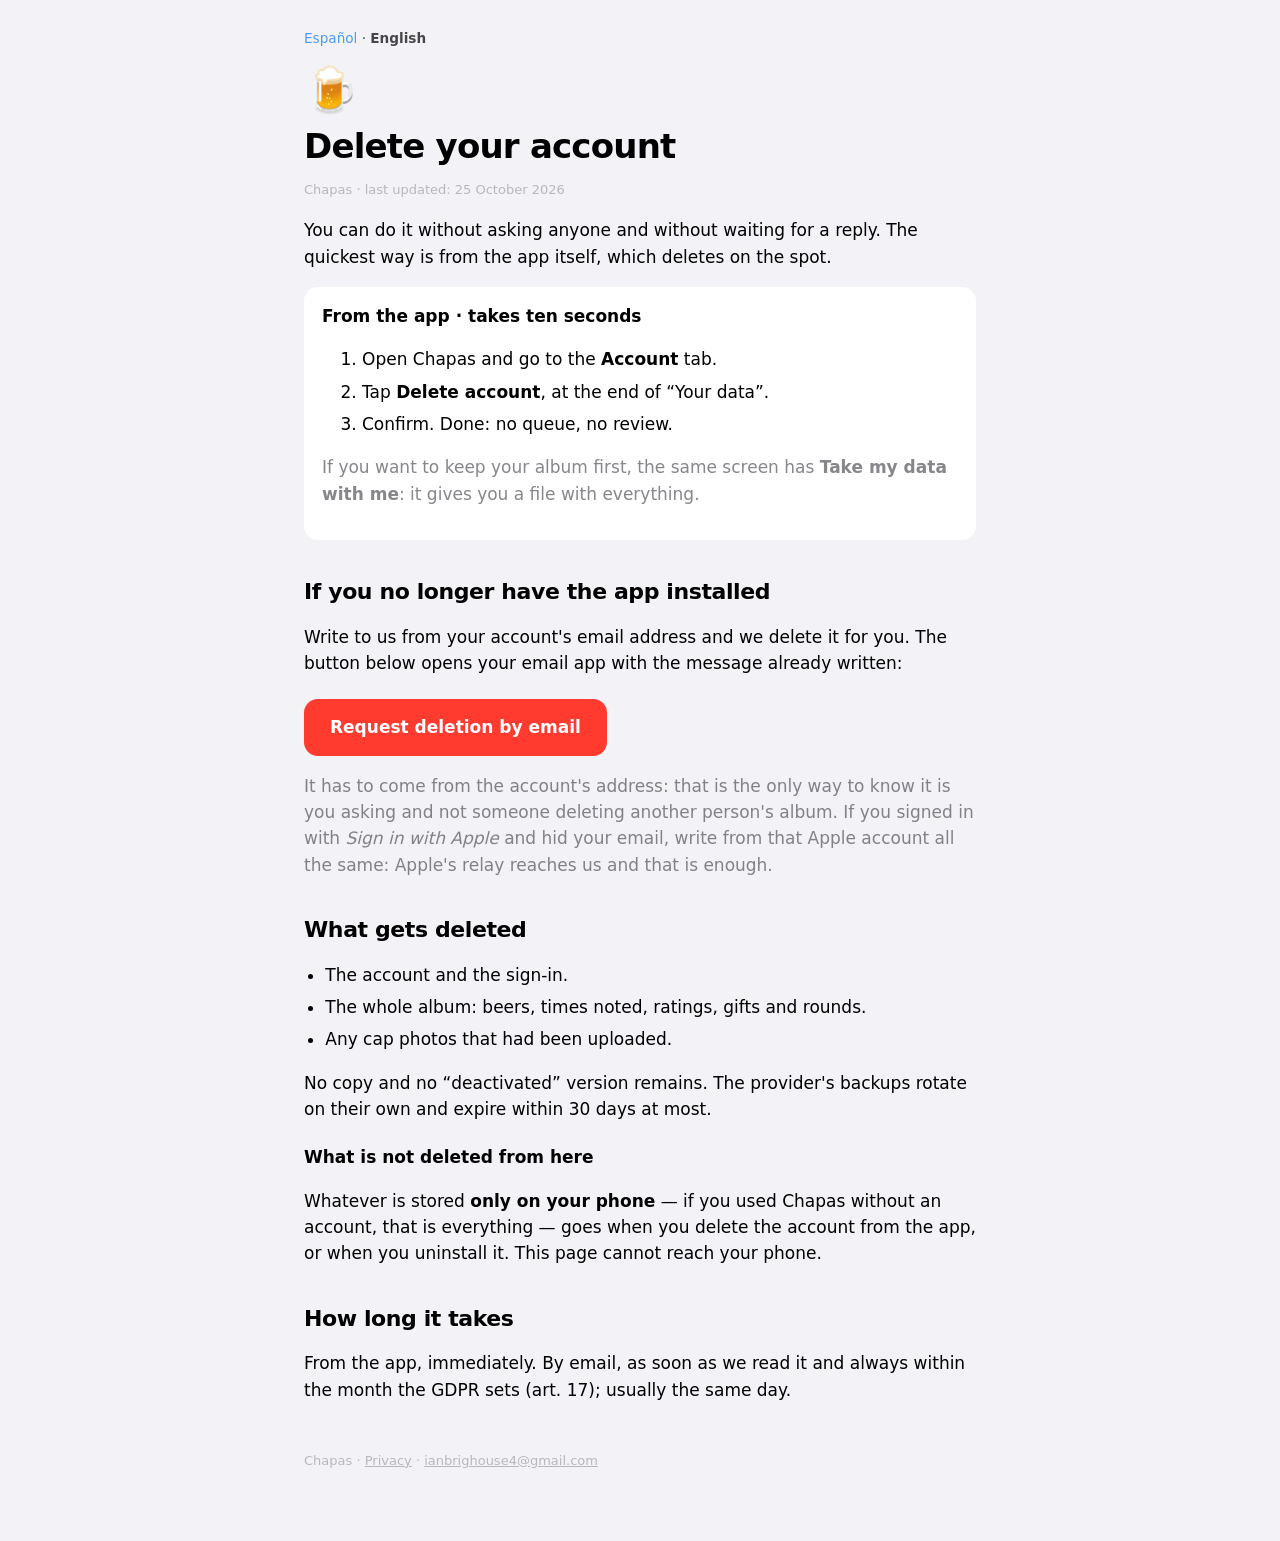
<file: en/delete-account.html>
<!doctype html>
<html lang="en">
<head>
<meta charset="utf-8">
<meta name="viewport" content="width=device-width, initial-scale=1">
<title>Delete your account · Chapas</title>
<meta name="description" content="How to delete your Chapas account and all your data, from the app or from here.">
<link rel="stylesheet" href="../estilo.css">
</head>
<body>
<main>
  <p class="idiomas"><a href="../borrar-cuenta.html">Español</a> · <b>English</b></p>
  <div class="chapa">🍺</div>
  <h1>Delete your account</h1>
  <p class="fecha">Chapas · last updated: 25 October 2026</p>

  <p>
    You can do it without asking anyone and without waiting for a reply. The
    quickest way is from the app itself, which deletes on the spot.
  </p>

  <div class="caja">
    <h3>From the app · takes ten seconds</h3>
    <ol>
      <li>Open Chapas and go to the <b>Account</b> tab.</li>
      <li>Tap <b>Delete account</b>, at the end of “Your data”.</li>
      <li>Confirm. Done: no queue, no review.</li>
    </ol>
    <p class="flojo">
      If you want to keep your album first, the same screen has
      <b>Take my data with me</b>: it gives you a file with everything.
    </p>
  </div>

  <h2>If you no longer have the app installed</h2>
  <p>
    Write to us from your account's email address and we delete it for you.
    The button below opens your email app with the message already written:
  </p>
  <p>
    <a class="boton rojo"
       href="mailto:ianbrighouse4@gmail.com?subject=Delete%20my%20Chapas%20account&amp;body=Hello%2C%0A%0APlease%20delete%20my%20Chapas%20account%20and%20all%20my%20data.%0A%0AAccount%20email%3A%20%28this%20one%29%0A%0AThanks.">
      Request deletion by email
    </a>
  </p>
  <p class="flojo">
    It has to come from the account's address: that is the only way to know it
    is you asking and not someone deleting another person's album. If you signed
    in with <i>Sign in with Apple</i> and hid your email, write from that Apple
    account all the same: Apple's relay reaches us and that is enough.
  </p>

  <h2>What gets deleted</h2>
  <ul>
    <li>The account and the sign-in.</li>
    <li>The whole album: beers, times noted, ratings, gifts and rounds.</li>
    <li>Any cap photos that had been uploaded.</li>
  </ul>
  <p>
    No copy and no “deactivated” version remains. The provider's backups rotate
    on their own and expire within 30 days at most.
  </p>

  <h3>What is not deleted from here</h3>
  <p>
    Whatever is stored <b>only on your phone</b> — if you used Chapas without an
    account, that is everything — goes when you delete the account from the app,
    or when you uninstall it. This page cannot reach your phone.
  </p>

  <h2>How long it takes</h2>
  <p>
    From the app, immediately. By email, as soon as we read it and always within
    the month the GDPR sets (art. 17); usually the same day.
  </p>

  <footer>
    Chapas · <a href="privacy.html">Privacy</a> ·
    <a href="mailto:ianbrighouse4@gmail.com">ianbrighouse4@gmail.com</a>
  </footer>
</main>
</body>
</html>
</file>
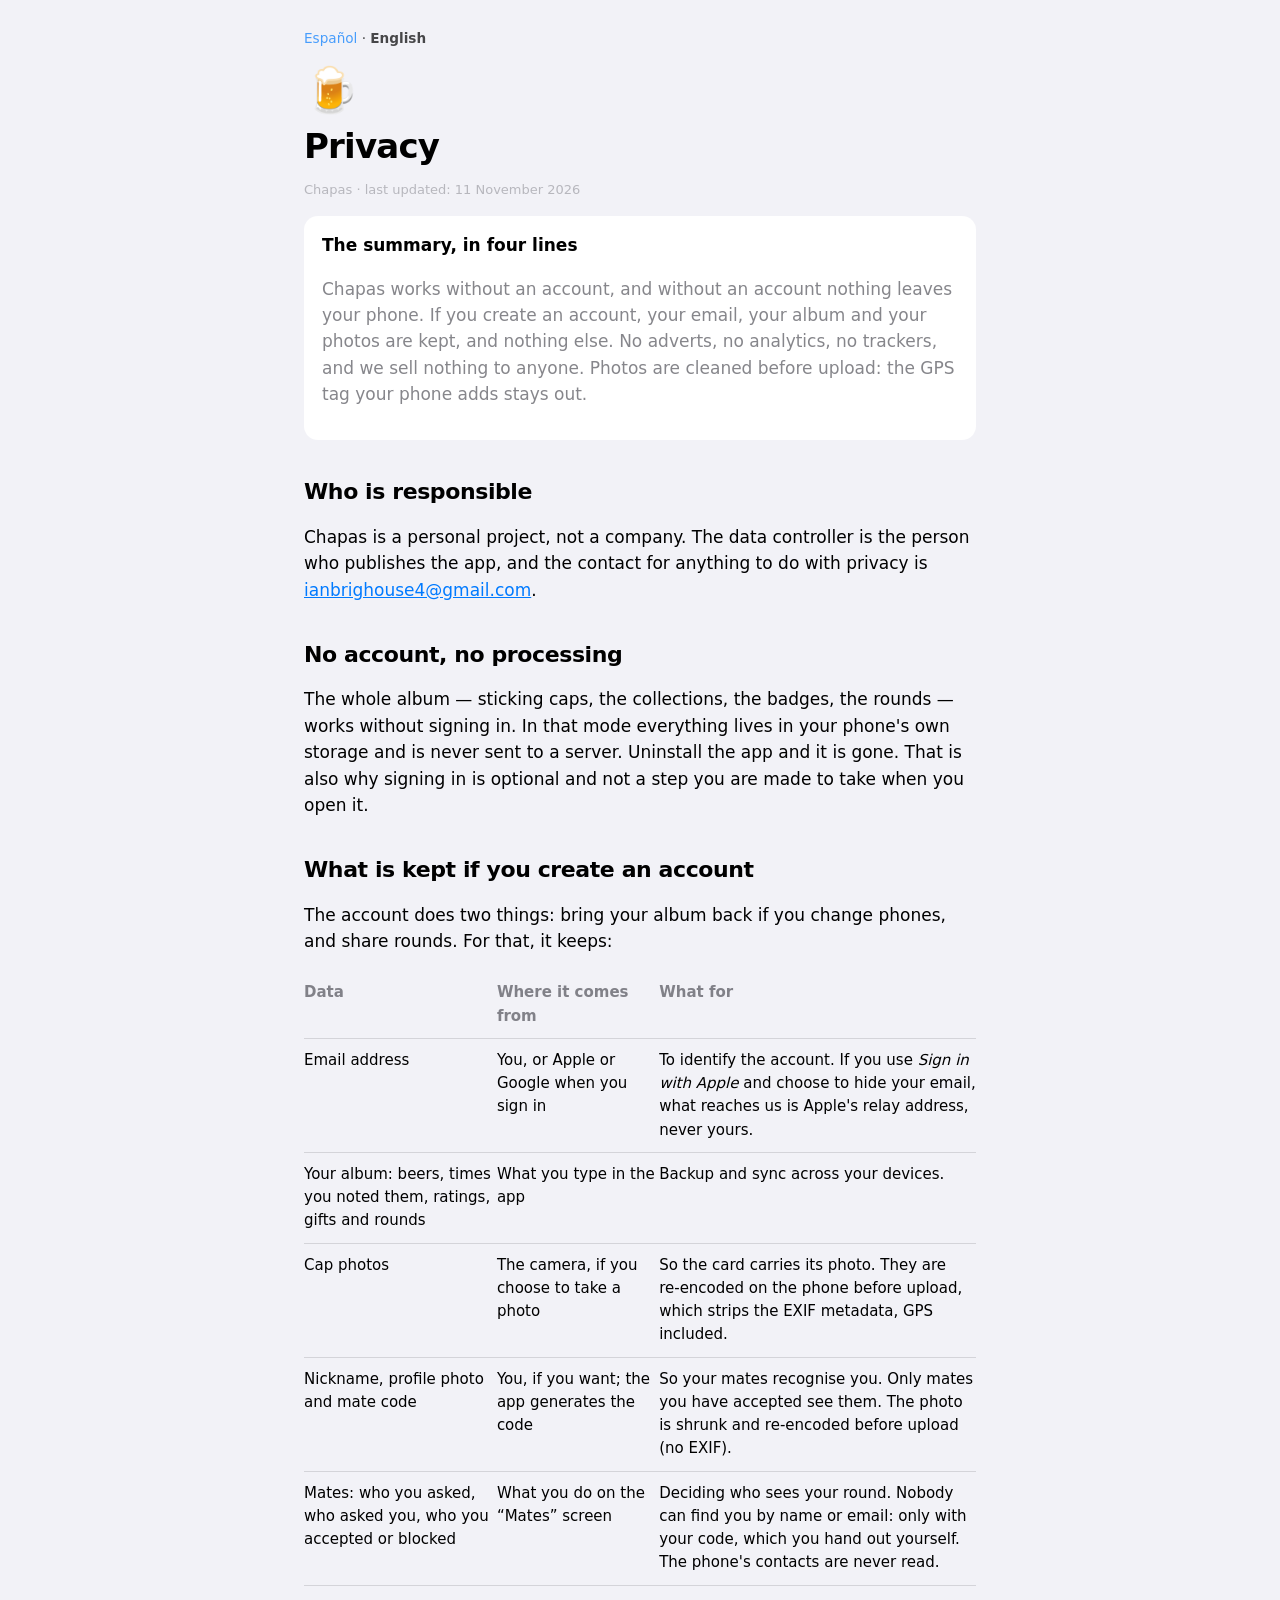
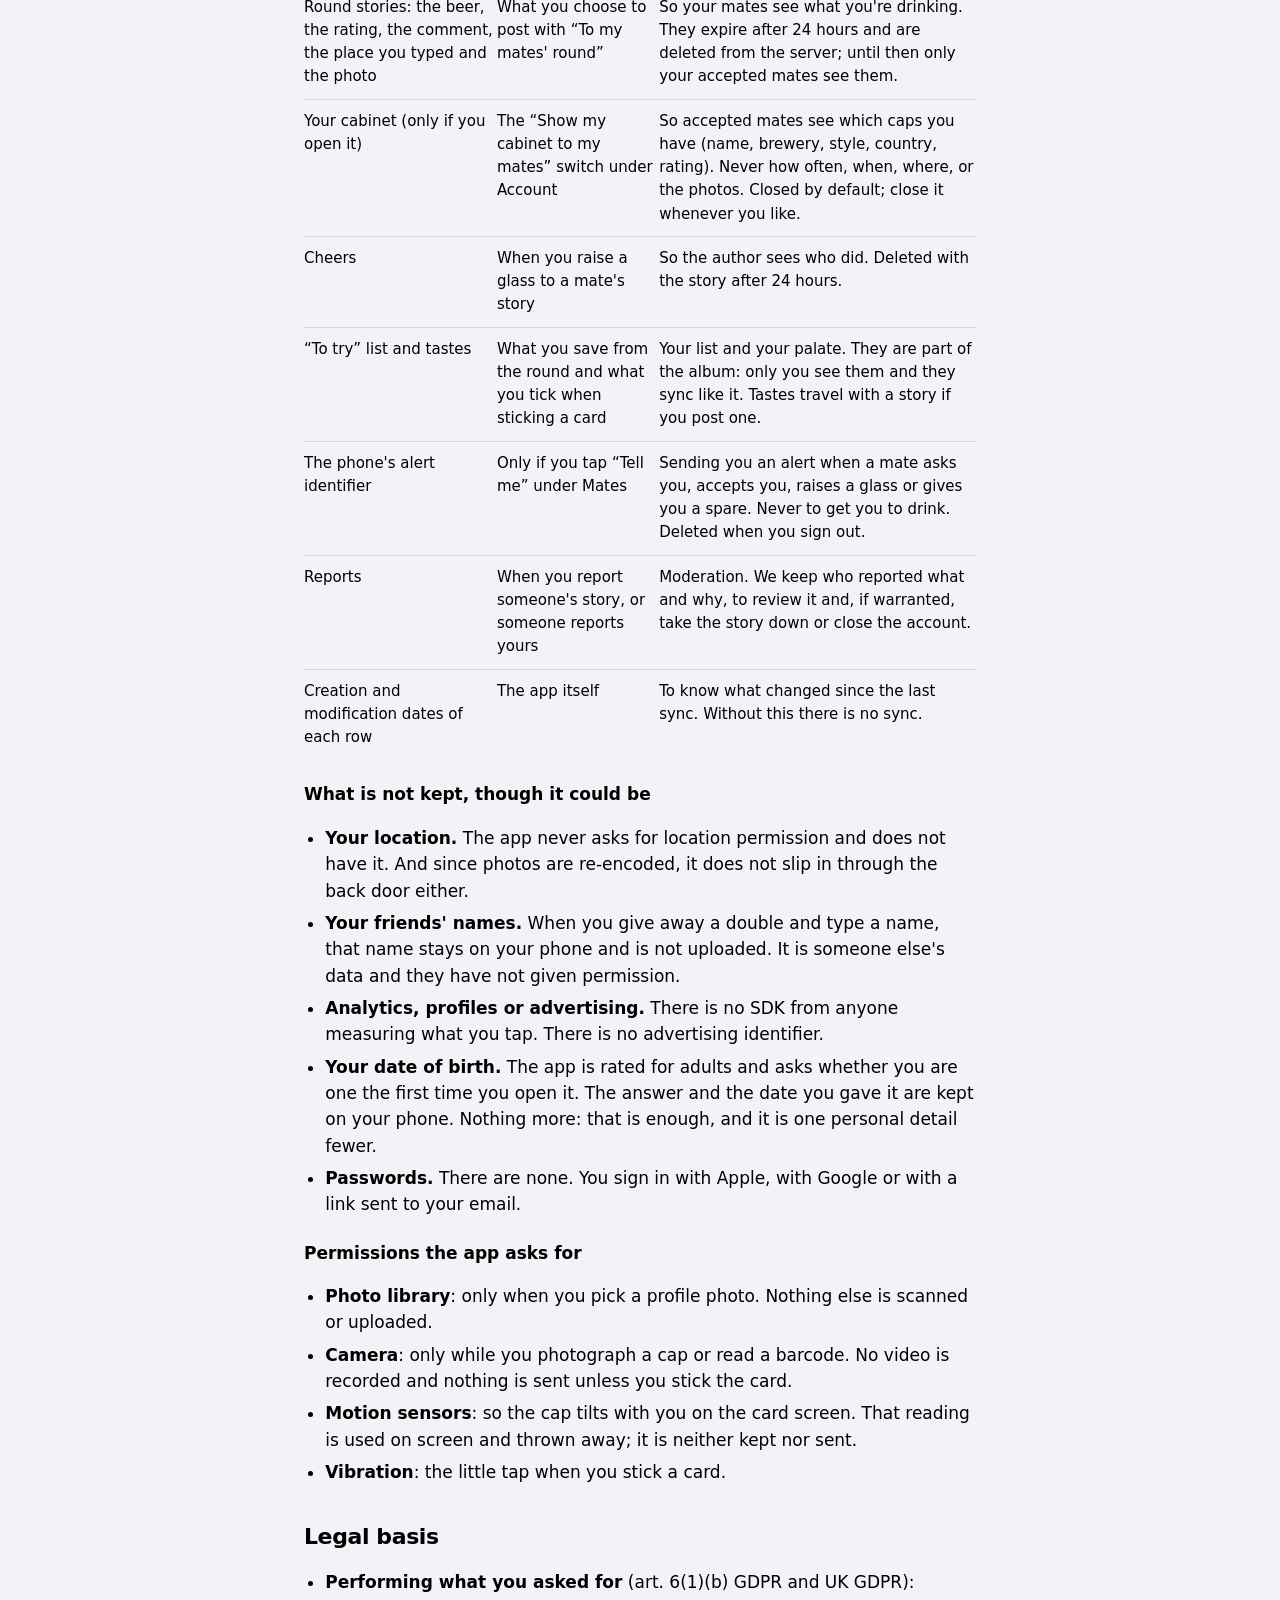
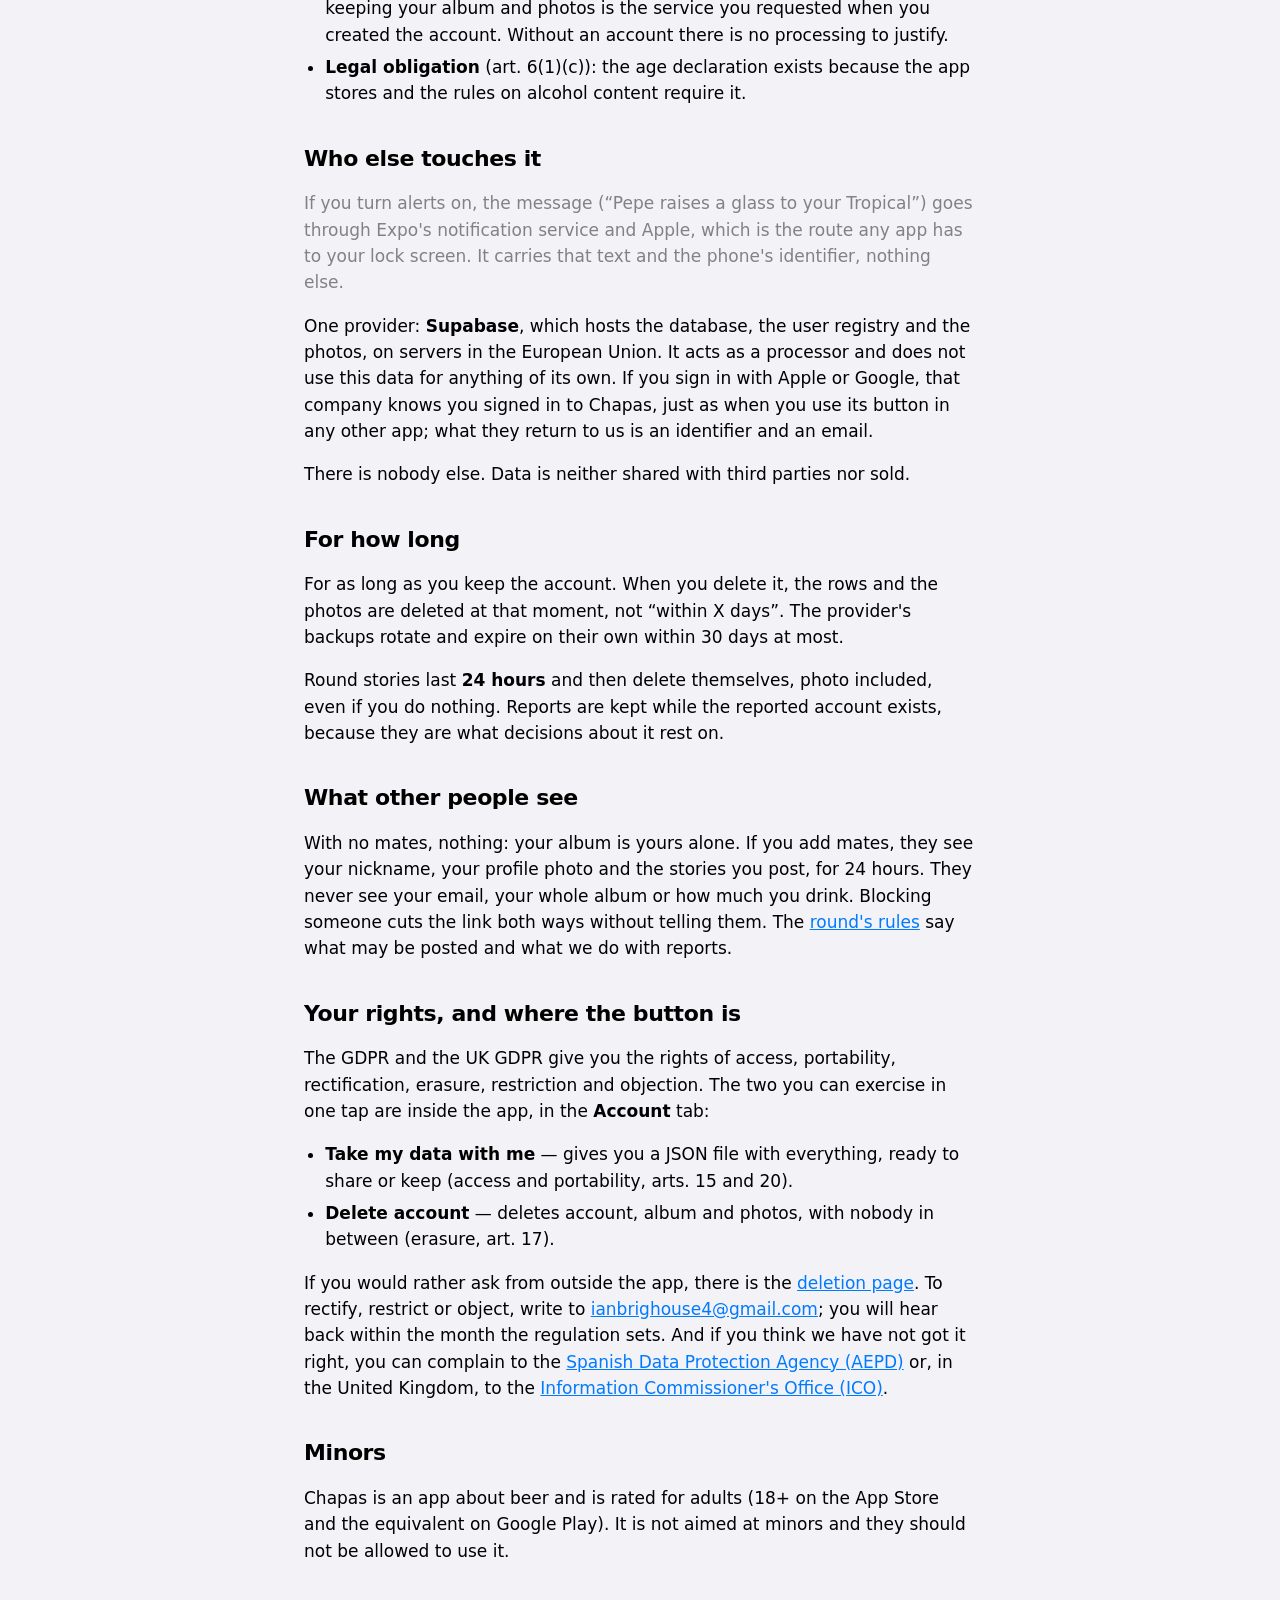
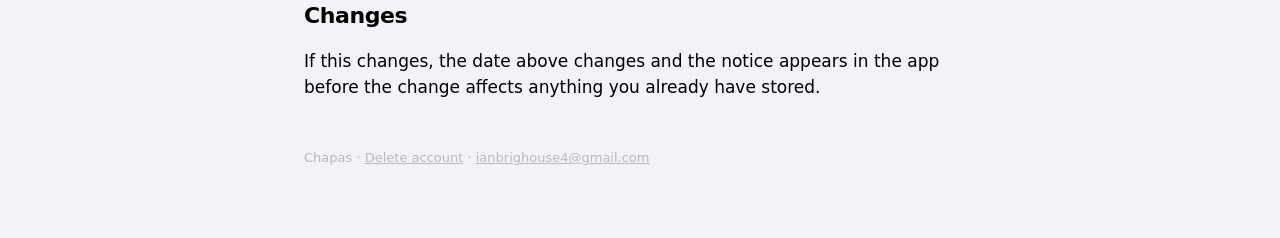
<file: en/privacy.html>
<!doctype html>
<html lang="en">
<head>
<meta charset="utf-8">
<meta name="viewport" content="width=device-width, initial-scale=1">
<title>Privacy · Chapas</title>
<meta name="description" content="What Chapas keeps, where, why and how to delete it.">
<link rel="stylesheet" href="../estilo.css">
</head>
<body>
<main>
  <p class="idiomas"><a href="../privacidad.html">Español</a> · <b>English</b></p>
  <div class="chapa">🍺</div>
  <h1>Privacy</h1>
  <p class="fecha">Chapas · last updated: 11 November 2026</p>

  <div class="caja">
    <h3>The summary, in four lines</h3>
    <p class="flojo">
      Chapas works without an account, and without an account nothing leaves
      your phone. If you create an account, your email, your album and your
      photos are kept, and nothing else. No adverts, no analytics, no trackers,
      and we sell nothing to anyone. Photos are cleaned before upload: the GPS
      tag your phone adds stays out.
    </p>
  </div>

  <h2>Who is responsible</h2>
  <p>
    Chapas is a personal project, not a company. The data controller is the
    person who publishes the app, and the contact for anything to do with
    privacy is <a href="mailto:ianbrighouse4@gmail.com">ianbrighouse4@gmail.com</a>.
  </p>

  <h2>No account, no processing</h2>
  <p>
    The whole album — sticking caps, the collections, the badges, the rounds —
    works without signing in. In that mode everything lives in your phone's own
    storage and is never sent to a server. Uninstall the app and it is gone.
    That is also why signing in is optional and not a step you are made to take
    when you open it.
  </p>

  <h2>What is kept if you create an account</h2>
  <p>The account does two things: bring your album back if you change phones, and share rounds. For that, it keeps:</p>
  <table>
    <thead><tr><th>Data</th><th>Where it comes from</th><th>What for</th></tr></thead><tbody>
    <tr>
      <td>Email address</td>
      <td data-de="Where it comes from">You, or Apple or Google when you sign in</td>
      <td data-de="What for">To identify the account. If you use <i>Sign in with Apple</i> and choose to hide your email, what reaches us is Apple's relay address, never yours.</td>
    </tr>
    <tr>
      <td>Your album: beers, times you noted them, ratings, gifts and rounds</td>
      <td data-de="Where it comes from">What you type in the app</td>
      <td data-de="What for">Backup and sync across your devices.</td>
    </tr>
    <tr>
      <td>Cap photos</td>
      <td data-de="Where it comes from">The camera, if you choose to take a photo</td>
      <td data-de="What for">So the card carries its photo. They are re&#8209;encoded on the phone before upload, which strips the EXIF metadata, GPS included.</td>
    </tr>
    <tr>
      <td>Nickname, profile photo and mate code</td>
      <td data-de="Where it comes from">You, if you want; the app generates the code</td>
      <td data-de="What for">So your mates recognise you. Only mates you have accepted see them. The photo is shrunk and re&#8209;encoded before upload (no EXIF).</td>
    </tr>
    <tr>
      <td>Mates: who you asked, who asked you, who you accepted or blocked</td>
      <td data-de="Where it comes from">What you do on the “Mates” screen</td>
      <td data-de="What for">Deciding who sees your round. Nobody can find you by name or email: only with your code, which you hand out yourself. The phone's contacts are never read.</td>
    </tr>
    <tr>
      <td>Round stories: the beer, the rating, the comment, the place you typed and the photo</td>
      <td data-de="Where it comes from">What you choose to post with “To my mates' round”</td>
      <td data-de="What for">So your mates see what you're drinking. They expire after 24 hours and are deleted from the server; until then only your accepted mates see them.</td>
    </tr>
    <tr>
      <td>Your cabinet (only if you open it)</td>
      <td data-de="Where it comes from">The “Show my cabinet to my mates” switch under Account</td>
      <td data-de="What for">So accepted mates see which caps you have (name, brewery, style, country, rating). Never how often, when, where, or the photos. Closed by default; close it whenever you like.</td>
    </tr>
    <tr>
      <td>Cheers</td>
      <td data-de="Where it comes from">When you raise a glass to a mate's story</td>
      <td data-de="What for">So the author sees who did. Deleted with the story after 24 hours.</td>
    </tr>
    <tr>
      <td>“To try” list and tastes</td>
      <td data-de="Where it comes from">What you save from the round and what you tick when sticking a card</td>
      <td data-de="What for">Your list and your palate. They are part of the album: only you see them and they sync like it. Tastes travel with a story if you post one.</td>
    </tr>
    <tr>
      <td>The phone's alert identifier</td>
      <td data-de="Where it comes from">Only if you tap “Tell me” under Mates</td>
      <td data-de="What for">Sending you an alert when a mate asks you, accepts you, raises a glass or gives you a spare. Never to get you to drink. Deleted when you sign out.</td>
    </tr>
    <tr>
      <td>Reports</td>
      <td data-de="Where it comes from">When you report someone's story, or someone reports yours</td>
      <td data-de="What for">Moderation. We keep who reported what and why, to review it and, if warranted, take the story down or close the account.</td>
    </tr>
    <tr>
      <td>Creation and modification dates of each row</td>
      <td data-de="Where it comes from">The app itself</td>
      <td data-de="What for">To know what changed since the last sync. Without this there is no sync.</td>
    </tr>
  </tbody></table>

  <h3>What is not kept, though it could be</h3>
  <ul>
    <li><b>Your location.</b> The app never asks for location permission and does not have it. And since photos are re&#8209;encoded, it does not slip in through the back door either.</li>
    <li><b>Your friends' names.</b> When you give away a double and type a name, that name stays on your phone and is not uploaded. It is someone else's data and they have not given permission.</li>
    <li><b>Analytics, profiles or advertising.</b> There is no SDK from anyone measuring what you tap. There is no advertising identifier.</li>
    <li><b>Your date of birth.</b> The app is rated for adults and asks whether you are one the first time you open it. The answer and the date you gave it are kept on your phone. Nothing more: that is enough, and it is one personal detail fewer.</li>
    <li><b>Passwords.</b> There are none. You sign in with Apple, with Google or with a link sent to your email.</li>
  </ul>

  <h3>Permissions the app asks for</h3>
  <ul>
    <li><b>Photo library</b>: only when you pick a profile photo. Nothing else is scanned or uploaded.</li>
    <li><b>Camera</b>: only while you photograph a cap or read a barcode. No video is recorded and nothing is sent unless you stick the card.</li>
    <li><b>Motion sensors</b>: so the cap tilts with you on the card screen. That reading is used on screen and thrown away; it is neither kept nor sent.</li>
    <li><b>Vibration</b>: the little tap when you stick a card.</li>
  </ul>

  <h2>Legal basis</h2>
  <ul>
    <li><b>Performing what you asked for</b> (art. 6(1)(b) GDPR and UK GDPR): keeping your album and photos is the service you requested when you created the account. Without an account there is no processing to justify.</li>
    <li><b>Legal obligation</b> (art. 6(1)(c)): the age declaration exists because the app stores and the rules on alcohol content require it.</li>
  </ul>

  <h2>Who else touches it</h2>
  <p class="flojo">If you turn alerts on, the message (“Pepe raises a glass to your Tropical”) goes through Expo's notification service and Apple, which is the route any app has to your lock screen. It carries that text and the phone's identifier, nothing else.</p>
  <p>
    One provider: <b>Supabase</b>, which hosts the database, the user registry
    and the photos, on servers in the European Union. It acts as a processor and
    does not use this data for anything of its own. If you sign in with Apple or
    Google, that company knows you signed in to Chapas, just as when you use its
    button in any other app; what they return to us is an identifier and an email.
  </p>
  <p>There is nobody else. Data is neither shared with third parties nor sold.</p>

  <h2>For how long</h2>
  <p>
    For as long as you keep the account. When you delete it, the rows and the
    photos are deleted at that moment, not “within X days”. The provider's
    backups rotate and expire on their own within 30 days at most.
  </p>
  <p>
    Round stories last <b>24 hours</b> and then delete themselves, photo
    included, even if you do nothing. Reports are kept while the reported
    account exists, because they are what decisions about it rest on.
  </p>

  <h2>What other people see</h2>
  <p>
    With no mates, nothing: your album is yours alone. If you add mates, they
    see your nickname, your profile photo and the stories you post, for 24
    hours. They never see your email, your whole album or how much you drink.
    Blocking someone cuts the link both ways without telling them. The
    <a href="rules.html">round's rules</a> say what may be posted and what we do
    with reports.
  </p>

  <h2>Your rights, and where the button is</h2>
  <p>
    The GDPR and the UK GDPR give you the rights of access, portability,
    rectification, erasure, restriction and objection. The two you can exercise
    in one tap are inside the app, in the <b>Account</b> tab:
  </p>
  <ul>
    <li><b>Take my data with me</b> — gives you a JSON file with everything, ready to share or keep (access and portability, arts. 15 and 20).</li>
    <li><b>Delete account</b> — deletes account, album and photos, with nobody in between (erasure, art. 17).</li>
  </ul>
  <p>
    If you would rather ask from outside the app, there is the
    <a href="delete-account.html">deletion page</a>. To rectify, restrict or
    object, write to <a href="mailto:ianbrighouse4@gmail.com">ianbrighouse4@gmail.com</a>; you
    will hear back within the month the regulation sets. And if you think we
    have not got it right, you can complain to the
    <a href="https://www.aepd.es" rel="noreferrer">Spanish Data Protection Agency (AEPD)</a>
    or, in the United Kingdom, to the
    <a href="https://ico.org.uk" rel="noreferrer">Information Commissioner's Office (ICO)</a>.
  </p>

  <h2>Minors</h2>
  <p>
    Chapas is an app about beer and is rated for adults (18+ on the App Store
    and the equivalent on Google Play). It is not aimed at minors and they
    should not be allowed to use it.
  </p>

  <h2>Changes</h2>
  <p>
    If this changes, the date above changes and the notice appears in the app
    before the change affects anything you already have stored.
  </p>

  <footer>
    Chapas · <a href="delete-account.html">Delete account</a> ·
    <a href="mailto:ianbrighouse4@gmail.com">ianbrighouse4@gmail.com</a>
  </footer>
</main>
</body>
</html>
</file>
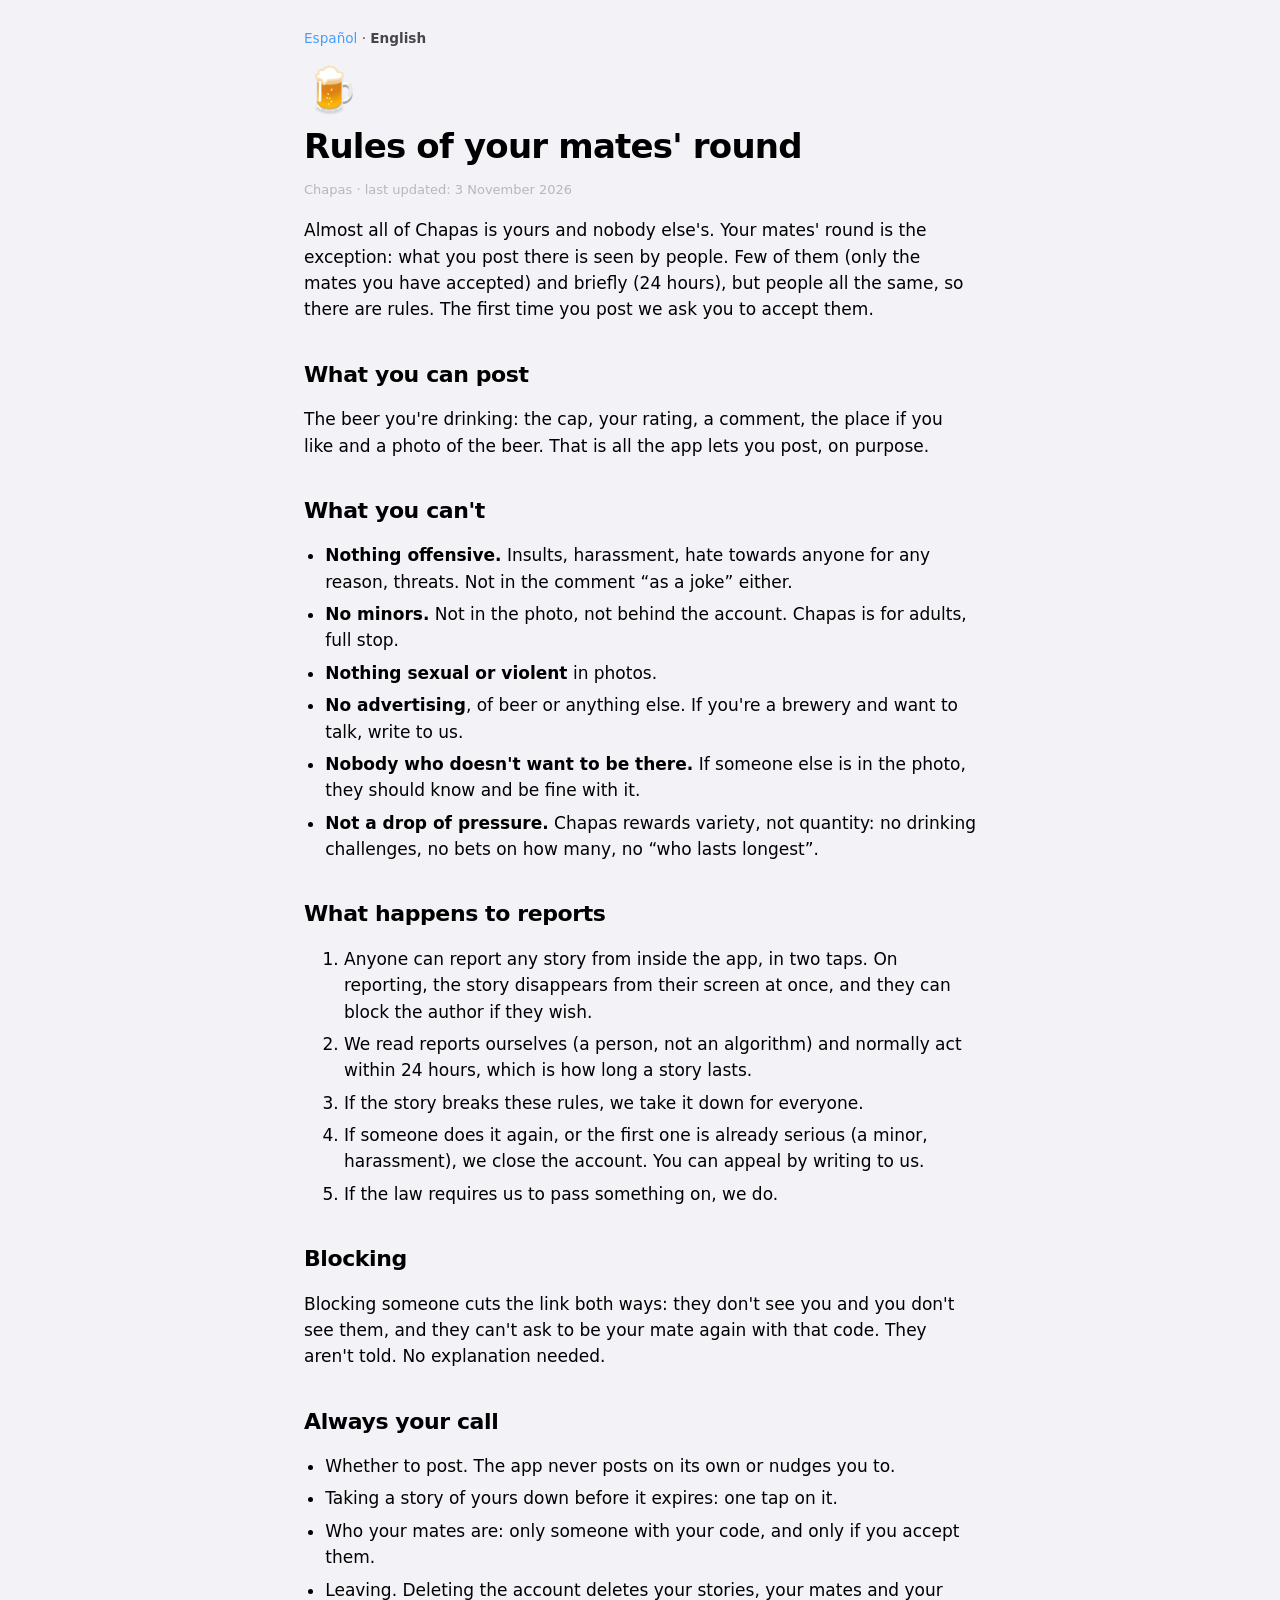
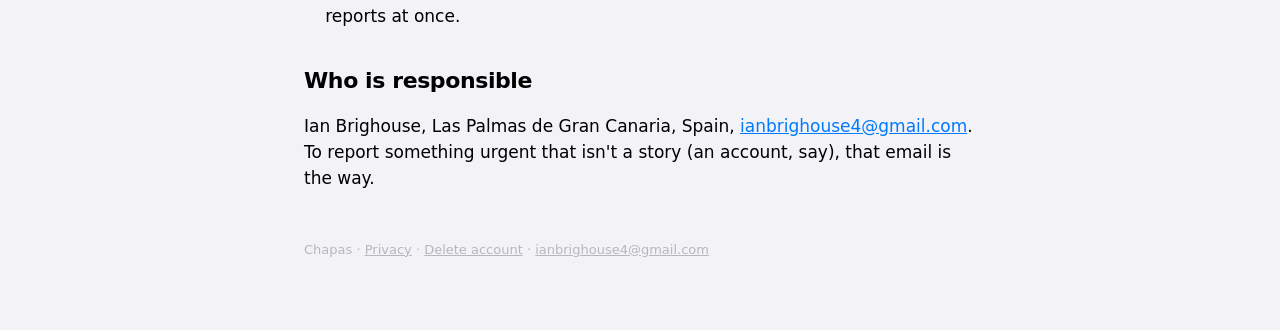
<file: en/rules.html>
<!doctype html>
<html lang="en">
<head>
<meta charset="utf-8">
<meta name="viewport" content="width=device-width, initial-scale=1">
<title>Rules of the round · Chapas</title>
<meta name="description" content="What may be posted to your mates' round in Chapas, what may not, and what happens to reports.">
<link rel="stylesheet" href="../estilo.css">
</head>
<body>
<main>
  <p class="idiomas"><a href="../normas.html">Español</a> · <b>English</b></p>
  <div class="chapa">🍺</div>
  <h1>Rules of your mates' round</h1>
  <p class="fecha">Chapas · last updated: 3 November 2026</p>

  <p>
    Almost all of Chapas is yours and nobody else's. Your mates' round is the
    exception: what you post there is seen by people. Few of them (only the
    mates you have accepted) and briefly (24 hours), but people all the same,
    so there are rules. The first time you post we ask you to accept them.
  </p>

  <h2>What you can post</h2>
  <p>
    The beer you're drinking: the cap, your rating, a comment, the place if
    you like and a photo of the beer. That is all the app lets you post, on
    purpose.
  </p>

  <h2>What you can't</h2>
  <ul>
    <li><b>Nothing offensive.</b> Insults, harassment, hate towards anyone for any reason, threats. Not in the comment “as a joke” either.</li>
    <li><b>No minors.</b> Not in the photo, not behind the account. Chapas is for adults, full stop.</li>
    <li><b>Nothing sexual or violent</b> in photos.</li>
    <li><b>No advertising</b>, of beer or anything else. If you're a brewery and want to talk, write to us.</li>
    <li><b>Nobody who doesn't want to be there.</b> If someone else is in the photo, they should know and be fine with it.</li>
    <li><b>Not a drop of pressure.</b> Chapas rewards variety, not quantity: no drinking challenges, no bets on how many, no “who lasts longest”.</li>
  </ul>

  <h2>What happens to reports</h2>
  <ol>
    <li>Anyone can report any story from inside the app, in two taps. On reporting, the story disappears from their screen at once, and they can block the author if they wish.</li>
    <li>We read reports ourselves (a person, not an algorithm) and normally act within 24 hours, which is how long a story lasts.</li>
    <li>If the story breaks these rules, we take it down for everyone.</li>
    <li>If someone does it again, or the first one is already serious (a minor, harassment), we close the account. You can appeal by writing to us.</li>
    <li>If the law requires us to pass something on, we do.</li>
  </ol>

  <h2>Blocking</h2>
  <p>
    Blocking someone cuts the link both ways: they don't see you and you don't
    see them, and they can't ask to be your mate again with that code. They
    aren't told. No explanation needed.
  </p>

  <h2>Always your call</h2>
  <ul>
    <li>Whether to post. The app never posts on its own or nudges you to.</li>
    <li>Taking a story of yours down before it expires: one tap on it.</li>
    <li>Who your mates are: only someone with your code, and only if you accept them.</li>
    <li>Leaving. Deleting the account deletes your stories, your mates and your reports at once.</li>
  </ul>

  <h2>Who is responsible</h2>
  <p>
    Ian Brighouse, Las Palmas de Gran Canaria, Spain, <a href="mailto:ianbrighouse4@gmail.com">ianbrighouse4@gmail.com</a>.
    To report something urgent that isn't a story (an account, say), that
    email is the way.
  </p>

  <footer>
    Chapas · <a href="privacy.html">Privacy</a> ·
    <a href="delete-account.html">Delete account</a> ·
    <a href="mailto:ianbrighouse4@gmail.com">ianbrighouse4@gmail.com</a>
  </footer>
</main>
</body>
</html>
</file>
<file: estilo.css>
/* Mismos colores que la app, para que la web no parezca de otra empresa. */
:root {
  --fondo: #f2f2f7; --tarjeta: #fff; --texto: #000;
  --texto2: rgba(60,60,67,.62); --texto3: rgba(60,60,67,.32);
  --separador: rgba(60,60,67,.16); --azul: #007aff; --rojo: #ff3b30;
}
@media (prefers-color-scheme: dark) {
  :root {
    --fondo: #000; --tarjeta: #1c1c1e; --texto: #fff;
    --texto2: rgba(235,235,245,.62); --texto3: rgba(235,235,245,.3);
    --separador: rgba(84,84,88,.65); --azul: #0a84ff; --rojo: #ff453a;
  }
}
* { box-sizing: border-box; }
html { -webkit-text-size-adjust: 100%; }
body {
  margin: 0; padding: 28px 20px 70px;
  background: var(--fondo); color: var(--texto);
  font: 17px/1.55 -apple-system, BlinkMacSystemFont, "Segoe UI", Roboto, system-ui, sans-serif;
}
main { max-width: 42rem; margin: 0 auto; }
.chapa { font-size: 44px; line-height: 1; }
h1 { font-size: 34px; line-height: 1.2; letter-spacing: -.8px; margin: 14px 0 2px; }
h2 { font-size: 22px; line-height: 1.3; letter-spacing: -.4px; margin: 38px 0 8px; }
h3 { font-size: 17px; margin: 22px 0 4px; }
p, li { color: var(--texto); }
.flojo { color: var(--texto2); }
.fecha { color: var(--texto3); font-size: 13px; }
ul { padding-left: 1.25em; }
li { margin: 6px 0; }
.caja {
  background: var(--tarjeta); border-radius: 14px; padding: 16px 18px; margin: 16px 0;
}
.caja h3 { margin-top: 0; }
a { color: var(--azul); }
.boton {
  display: inline-block; background: var(--azul); color: #fff; text-decoration: none;
  border-radius: 14px; padding: 15px 26px; font-weight: 600; margin-top: 6px;
}
.boton.rojo { background: var(--rojo); }
table { width: 100%; border-collapse: collapse; margin: 10px 0 0; font-size: 15px; }
th, td { text-align: left; padding: 10px 0; border-bottom: 1px solid var(--separador); vertical-align: top; }
th { color: var(--texto2); font-weight: 600; }
tr:last-child td { border-bottom: none; }
footer { margin-top: 48px; color: var(--texto3); font-size: 13px; }
footer a { color: var(--texto3); }

/* En móvil una tabla de tres columnas no cabe: cada fila se apila y las
   cabeceras pasan a ser etiquetas delante de cada celda. */
@media (max-width: 560px) {
  table, tbody, tr, td { display: block; width: 100%; }
  thead { display: none; }
  tr { background: var(--tarjeta); border-radius: 14px; padding: 14px 16px; margin: 10px 0; }
  td { border: none; padding: 0; }
  td + td { margin-top: 6px; color: var(--texto2); font-size: 15px; }
  td:first-child { font-weight: 600; font-size: 17px; }
  td + td::before { content: attr(data-de) " · "; color: var(--texto3); }
}

.idiomas{font-size:.85rem;opacity:.7;margin:0 0 1.2rem}
.idiomas a{text-decoration:none}
</file>
